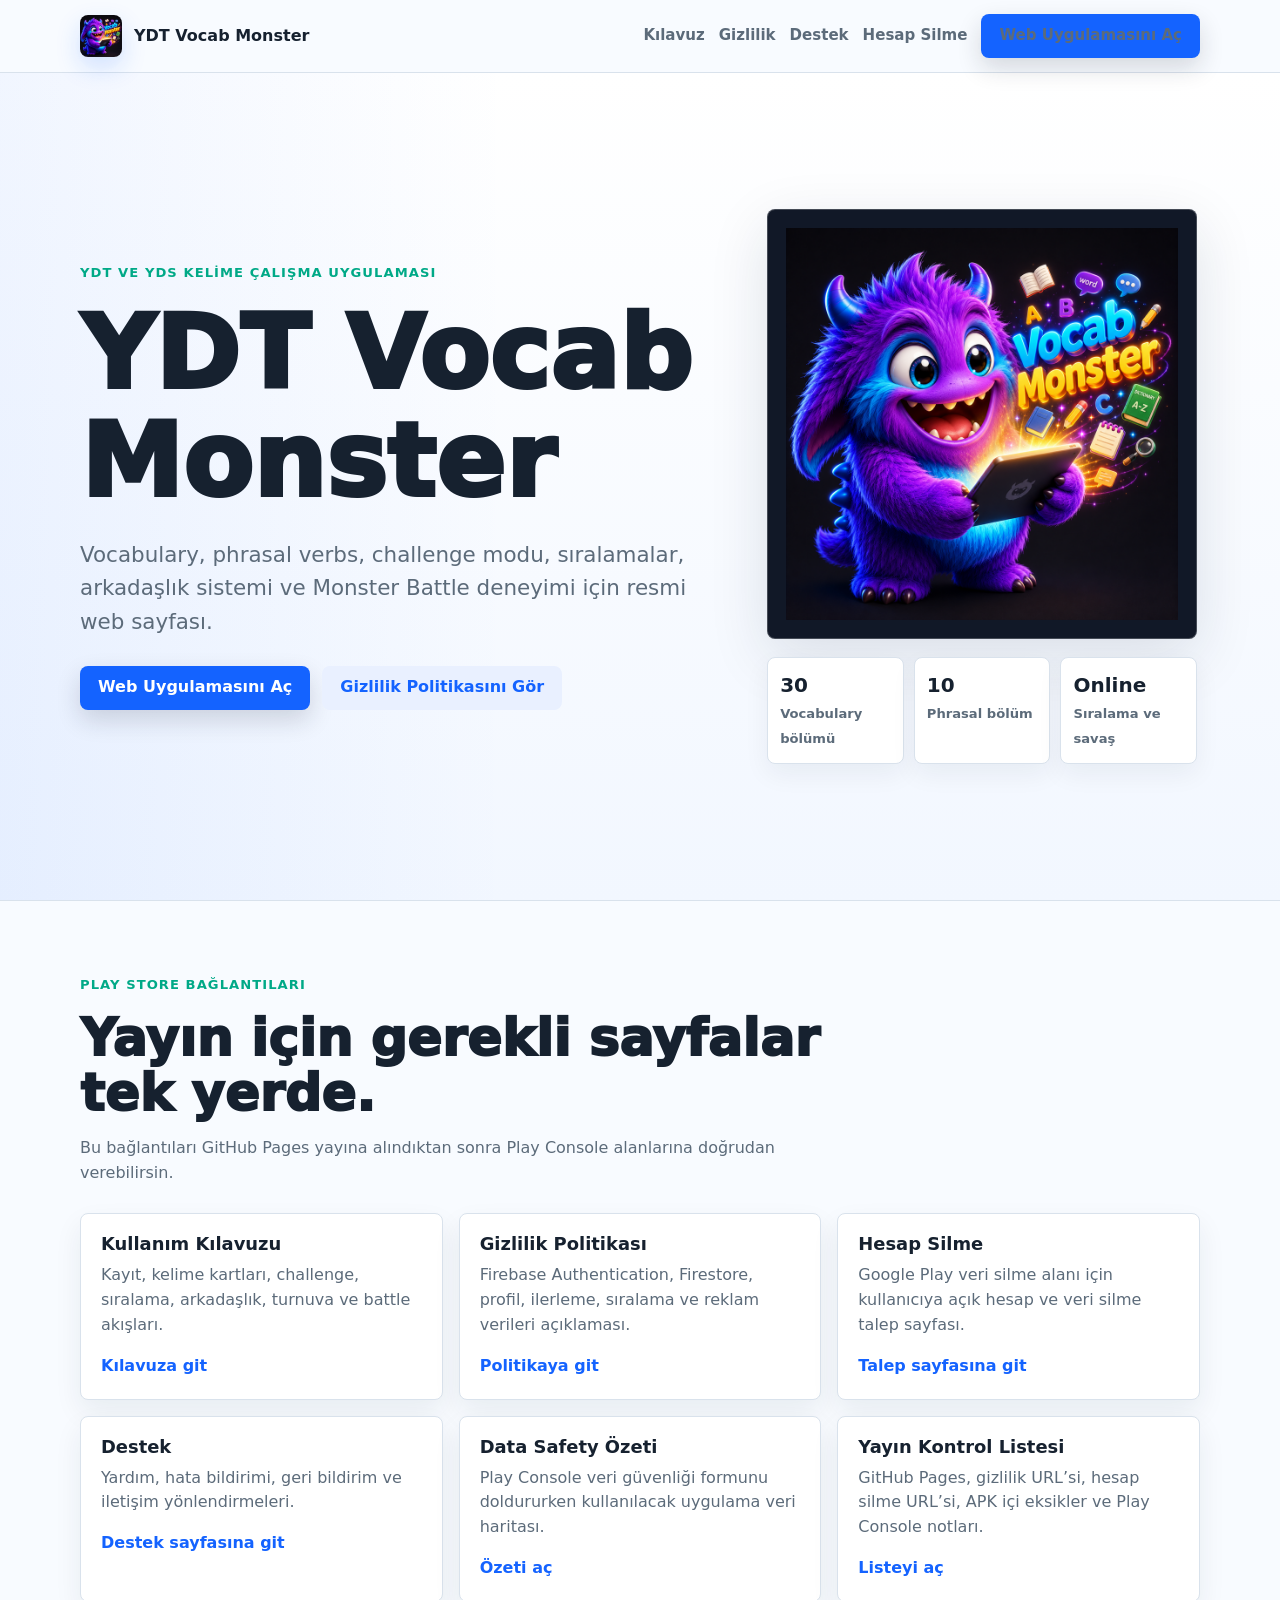
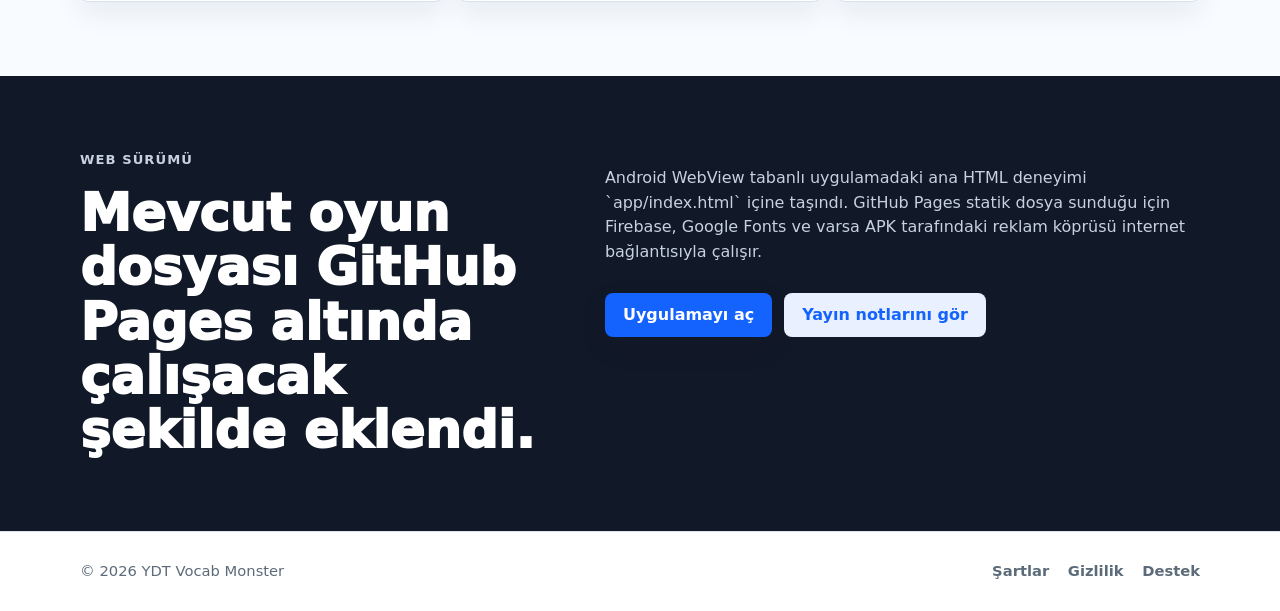
<file: index.html>
<!doctype html>
<html lang="tr">
<head>
  <meta charset="utf-8">
  <meta name="viewport" content="width=device-width, initial-scale=1">
  <title>YDT Vocab Monster</title>
  <meta name="description" content="YDT Vocab Monster web uygulaması, kullanım kılavuzu, gizlilik politikası, destek ve hesap silme bağlantıları.">
  <link rel="icon" href="assets/vocab_monster_icon_512.png">
  <link rel="stylesheet" href="style.css">
</head>
<body>
  <header class="topbar">
    <nav class="nav" aria-label="Ana menü">
      <a class="brand" href="index.html">
        <img src="assets/vocab_monster_icon_512.png" alt="YDT Vocab Monster logosu">
        <span>YDT Vocab Monster</span>
      </a>
      <div class="links">
        <a href="user-guide.html">Kılavuz</a>
        <a href="privacy-policy.html">Gizlilik</a>
        <a href="support.html">Destek</a>
        <a href="account-deletion.html">Hesap Silme</a>
        <a class="button alt" href="app/index.html">Web Uygulamasını Aç</a>
      </div>
    </nav>
  </header>

  <main>
    <section class="hero">
      <div class="hero-inner">
        <div>
          <p class="eyebrow">YDT ve YDS kelime çalışma uygulaması</p>
          <h1>YDT Vocab Monster</h1>
          <p class="lead">Vocabulary, phrasal verbs, challenge modu, sıralamalar, arkadaşlık sistemi ve Monster Battle deneyimi için resmi web sayfası.</p>
          <div class="actions">
            <a class="button alt" href="app/index.html">Web Uygulamasını Aç</a>
            <a class="button soft" href="privacy-policy.html">Gizlilik Politikasını Gör</a>
          </div>
        </div>
        <div class="hero-art" aria-label="Uygulama görseli">
          <div class="monster-frame">
            <img src="assets/intro_monster.png" alt="YDT Vocab Monster açılış görseli">
          </div>
          <div class="quick-stats">
            <div class="stat"><b>30</b><span>Vocabulary bölümü</span></div>
            <div class="stat"><b>10</b><span>Phrasal bölüm</span></div>
            <div class="stat"><b>Online</b><span>Sıralama ve savaş</span></div>
          </div>
        </div>
      </div>
    </section>

    <section class="section">
      <div class="container">
        <div class="section-head">
          <p class="eyebrow">Play Store bağlantıları</p>
          <h2>Yayın için gerekli sayfalar tek yerde.</h2>
          <p>Bu bağlantıları GitHub Pages yayına alındıktan sonra Play Console alanlarına doğrudan verebilirsin.</p>
        </div>
        <div class="grid">
          <article class="card">
            <h3>Kullanım Kılavuzu</h3>
            <p>Kayıt, kelime kartları, challenge, sıralama, arkadaşlık, turnuva ve battle akışları.</p>
            <a class="card-link" href="user-guide.html">Kılavuza git</a>
          </article>
          <article class="card">
            <h3>Gizlilik Politikası</h3>
            <p>Firebase Authentication, Firestore, profil, ilerleme, sıralama ve reklam verileri açıklaması.</p>
            <a class="card-link" href="privacy-policy.html">Politikaya git</a>
          </article>
          <article class="card">
            <h3>Hesap Silme</h3>
            <p>Google Play veri silme alanı için kullanıcıya açık hesap ve veri silme talep sayfası.</p>
            <a class="card-link" href="account-deletion.html">Talep sayfasına git</a>
          </article>
          <article class="card">
            <h3>Destek</h3>
            <p>Yardım, hata bildirimi, geri bildirim ve iletişim yönlendirmeleri.</p>
            <a class="card-link" href="support.html">Destek sayfasına git</a>
          </article>
          <article class="card">
            <h3>Data Safety Özeti</h3>
            <p>Play Console veri güvenliği formunu doldururken kullanılacak uygulama veri haritası.</p>
            <a class="card-link" href="data-safety.html">Özeti aç</a>
          </article>
          <article class="card">
            <h3>Yayın Kontrol Listesi</h3>
            <p>GitHub Pages, gizlilik URL’si, hesap silme URL’si, APK içi eksikler ve Play Console notları.</p>
            <a class="card-link" href="play-store-checklist.html">Listeyi aç</a>
          </article>
        </div>
      </div>
    </section>

    <section class="section alt-band">
      <div class="container split">
        <div>
          <p class="eyebrow">Web sürümü</p>
          <h2>Mevcut oyun dosyası GitHub Pages altında çalışacak şekilde eklendi.</h2>
        </div>
        <div>
          <p>Android WebView tabanlı uygulamadaki ana HTML deneyimi `app/index.html` içine taşındı. GitHub Pages statik dosya sunduğu için Firebase, Google Fonts ve varsa APK tarafındaki reklam köprüsü internet bağlantısıyla çalışır.</p>
          <div class="actions">
            <a class="button alt" href="app/index.html">Uygulamayı aç</a>
            <a class="button soft" href="play-store-checklist.html">Yayın notlarını gör</a>
          </div>
        </div>
      </div>
    </section>
  </main>

  <footer class="footer">
    <div class="footer-inner">
      <span>© 2026 YDT Vocab Monster</span>
      <span>
        <a href="terms.html">Şartlar</a>
        <a href="privacy-policy.html">Gizlilik</a>
        <a href="support.html">Destek</a>
      </span>
    </div>
  </footer>
</body>
</html>
</file>
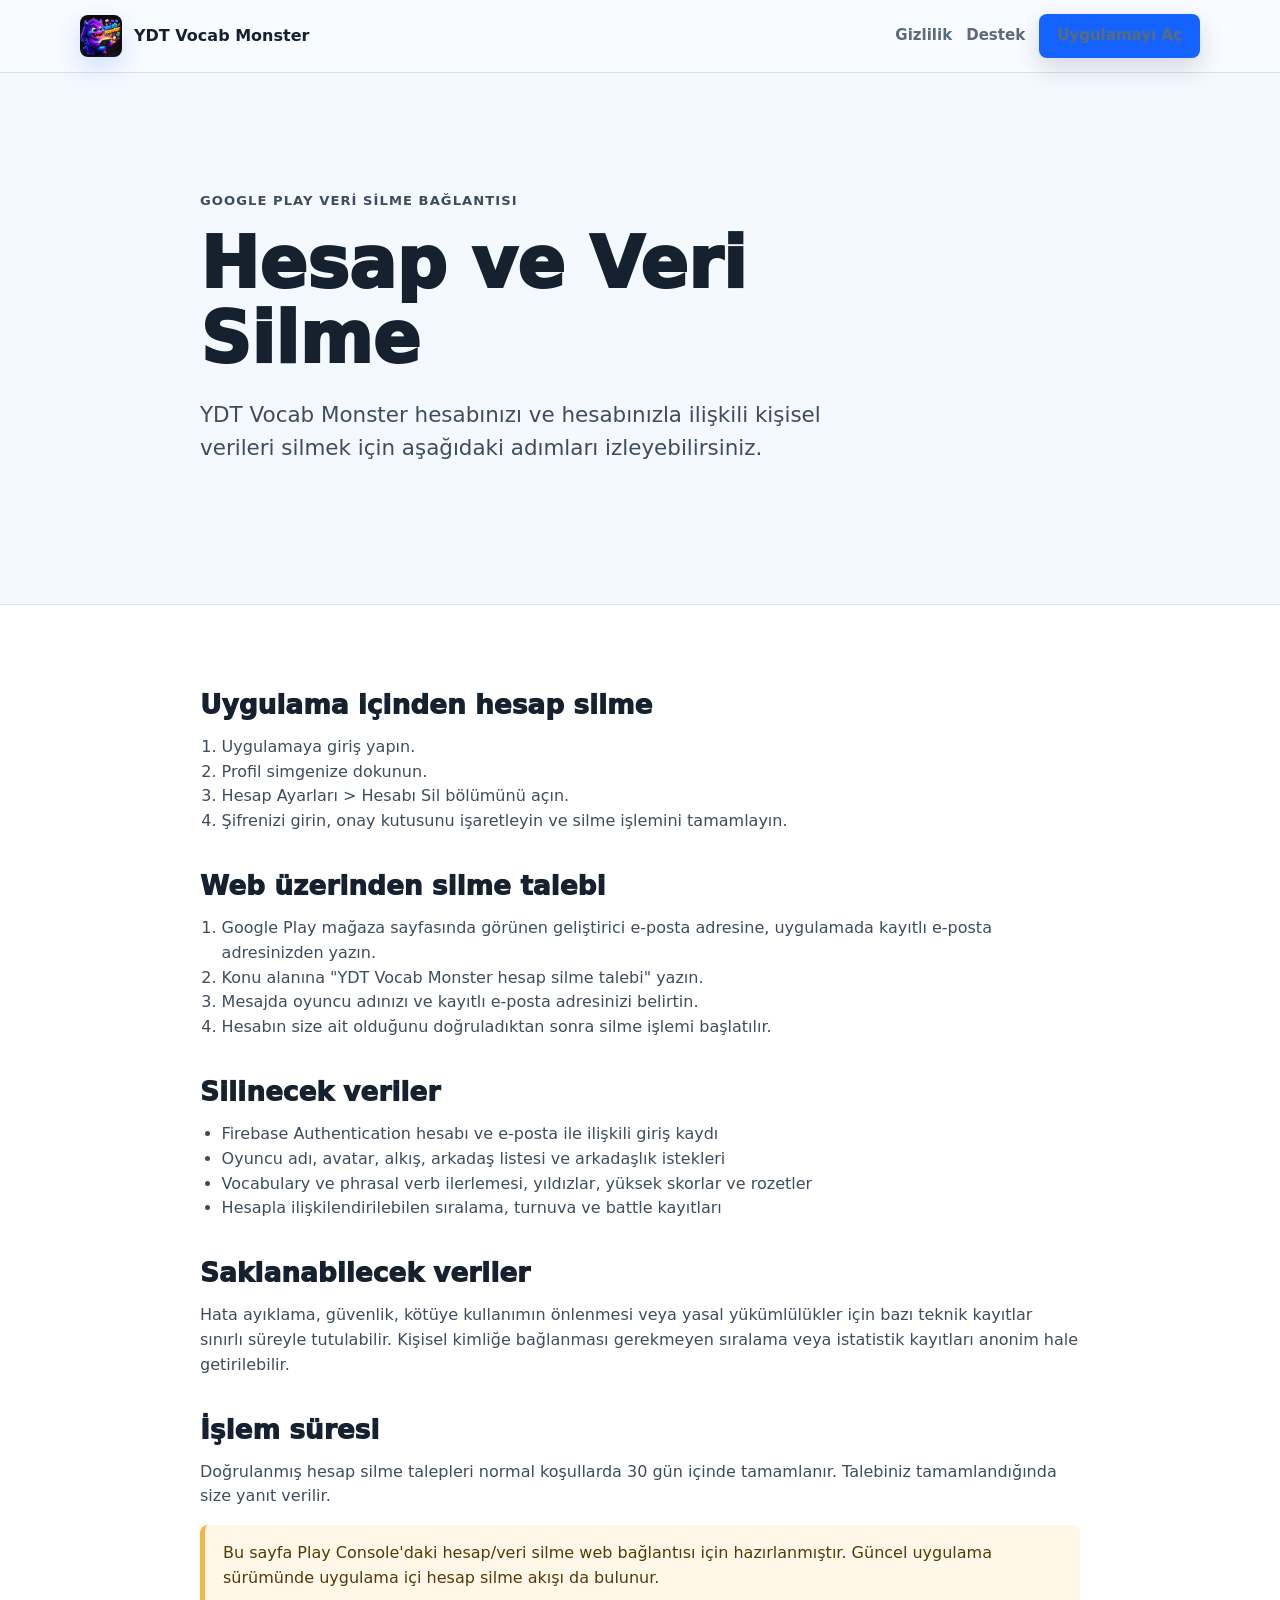
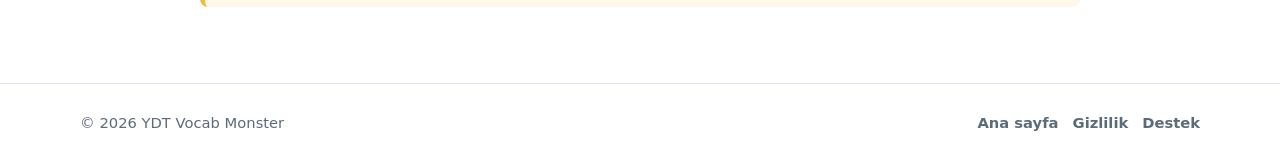
<file: account-deletion.html>
<!doctype html>
<html lang="tr">
<head>
  <meta charset="utf-8">
  <meta name="viewport" content="width=device-width, initial-scale=1">
  <title>Hesap ve Veri Silme | YDT Vocab Monster</title>
  <meta name="description" content="YDT Vocab Monster hesap ve veri silme talebi.">
  <link rel="icon" href="assets/vocab_monster_icon_512.png">
  <link rel="stylesheet" href="style.css">
</head>
<body class="legal-page">
  <header class="topbar">
    <nav class="nav" aria-label="Ana menu">
      <a class="brand" href="index.html"><img src="assets/vocab_monster_icon_512.png" alt="YDT Vocab Monster logosu"><span>YDT Vocab Monster</span></a>
      <div class="links">
        <a href="privacy-policy.html">Gizlilik</a>
        <a href="support.html">Destek</a>
        <a class="button alt" href="app/index.html">Uygulamay&#305; A&#231;</a>
      </div>
    </nav>
  </header>

  <main>
    <section class="legal-hero">
      <div class="doc">
        <p class="eyebrow">Google Play veri silme ba&#287;lant&#305;s&#305;</p>
        <h1>Hesap ve Veri Silme</h1>
        <p class="lead">YDT Vocab Monster hesab&#305;n&#305;z&#305; ve hesab&#305;n&#305;zla ili&#351;kili ki&#351;isel verileri silmek i&#231;in a&#351;a&#287;&#305;daki ad&#305;mlar&#305; izleyebilirsiniz.</p>
      </div>
    </section>

    <article class="doc">
      <h2>Uygulama i&#231;inden hesap silme</h2>
      <ol>
        <li>Uygulamaya giri&#351; yap&#305;n.</li>
        <li>Profil simgenize dokunun.</li>
        <li>Hesap Ayarlar&#305; &gt; Hesab&#305; Sil b&#246;l&#252;m&#252;n&#252; a&#231;&#305;n.</li>
        <li>&#350;ifrenizi girin, onay kutusunu i&#351;aretleyin ve silme i&#351;lemini tamamlay&#305;n.</li>
      </ol>

      <h2>Web &#252;zerinden silme talebi</h2>
      <ol>
        <li>Google Play ma&#287;aza sayfas&#305;nda g&#246;r&#252;nen geli&#351;tirici e-posta adresine, uygulamada kay&#305;tl&#305; e-posta adresinizden yaz&#305;n.</li>
        <li>Konu alan&#305;na "YDT Vocab Monster hesap silme talebi" yaz&#305;n.</li>
        <li>Mesajda oyuncu ad&#305;n&#305;z&#305; ve kay&#305;tl&#305; e-posta adresinizi belirtin.</li>
        <li>Hesab&#305;n size ait oldu&#287;unu do&#287;rulad&#305;ktan sonra silme i&#351;lemi ba&#351;lat&#305;l&#305;r.</li>
      </ol>

      <h2>Silinecek veriler</h2>
      <ul>
        <li>Firebase Authentication hesab&#305; ve e-posta ile ili&#351;kili giri&#351; kayd&#305;</li>
        <li>Oyuncu ad&#305;, avatar, alk&#305;&#351;, arkada&#351; listesi ve arkada&#351;l&#305;k istekleri</li>
        <li>Vocabulary ve phrasal verb ilerlemesi, y&#305;ld&#305;zlar, y&#252;ksek skorlar ve rozetler</li>
        <li>Hesapla ili&#351;kilendirilebilen s&#305;ralama, turnuva ve battle kay&#305;tlar&#305;</li>
      </ul>

      <h2>Saklanabilecek veriler</h2>
      <p>Hata ay&#305;klama, g&#252;venlik, k&#246;t&#252;ye kullan&#305;m&#305;n &#246;nlenmesi veya yasal y&#252;k&#252;ml&#252;l&#252;kler i&#231;in baz&#305; teknik kay&#305;tlar s&#305;n&#305;rl&#305; s&#252;reyle tutulabilir. Ki&#351;isel kimli&#287;e ba&#287;lanmas&#305; gerekmeyen s&#305;ralama veya istatistik kay&#305;tlar&#305; anonim hale getirilebilir.</p>

      <h2>&#304;&#351;lem s&#252;resi</h2>
      <p>Do&#287;rulanm&#305;&#351; hesap silme talepleri normal ko&#351;ullarda 30 g&#252;n i&#231;inde tamamlan&#305;r. Talebiniz tamamland&#305;&#287;&#305;nda size yan&#305;t verilir.</p>

      <div class="notice">
        Bu sayfa Play Console'daki hesap/veri silme web ba&#287;lant&#305;s&#305; i&#231;in haz&#305;rlanm&#305;&#351;t&#305;r. G&#252;ncel uygulama s&#252;r&#252;m&#252;nde uygulama i&#231;i hesap silme ak&#305;&#351;&#305; da bulunur.
      </div>
    </article>
  </main>

  <footer class="footer">
    <div class="footer-inner">
      <span>&copy; 2026 YDT Vocab Monster</span>
      <span><a href="index.html">Ana sayfa</a><a href="privacy-policy.html">Gizlilik</a><a href="support.html">Destek</a></span>
    </div>
  </footer>
</body>
</html>
</file>
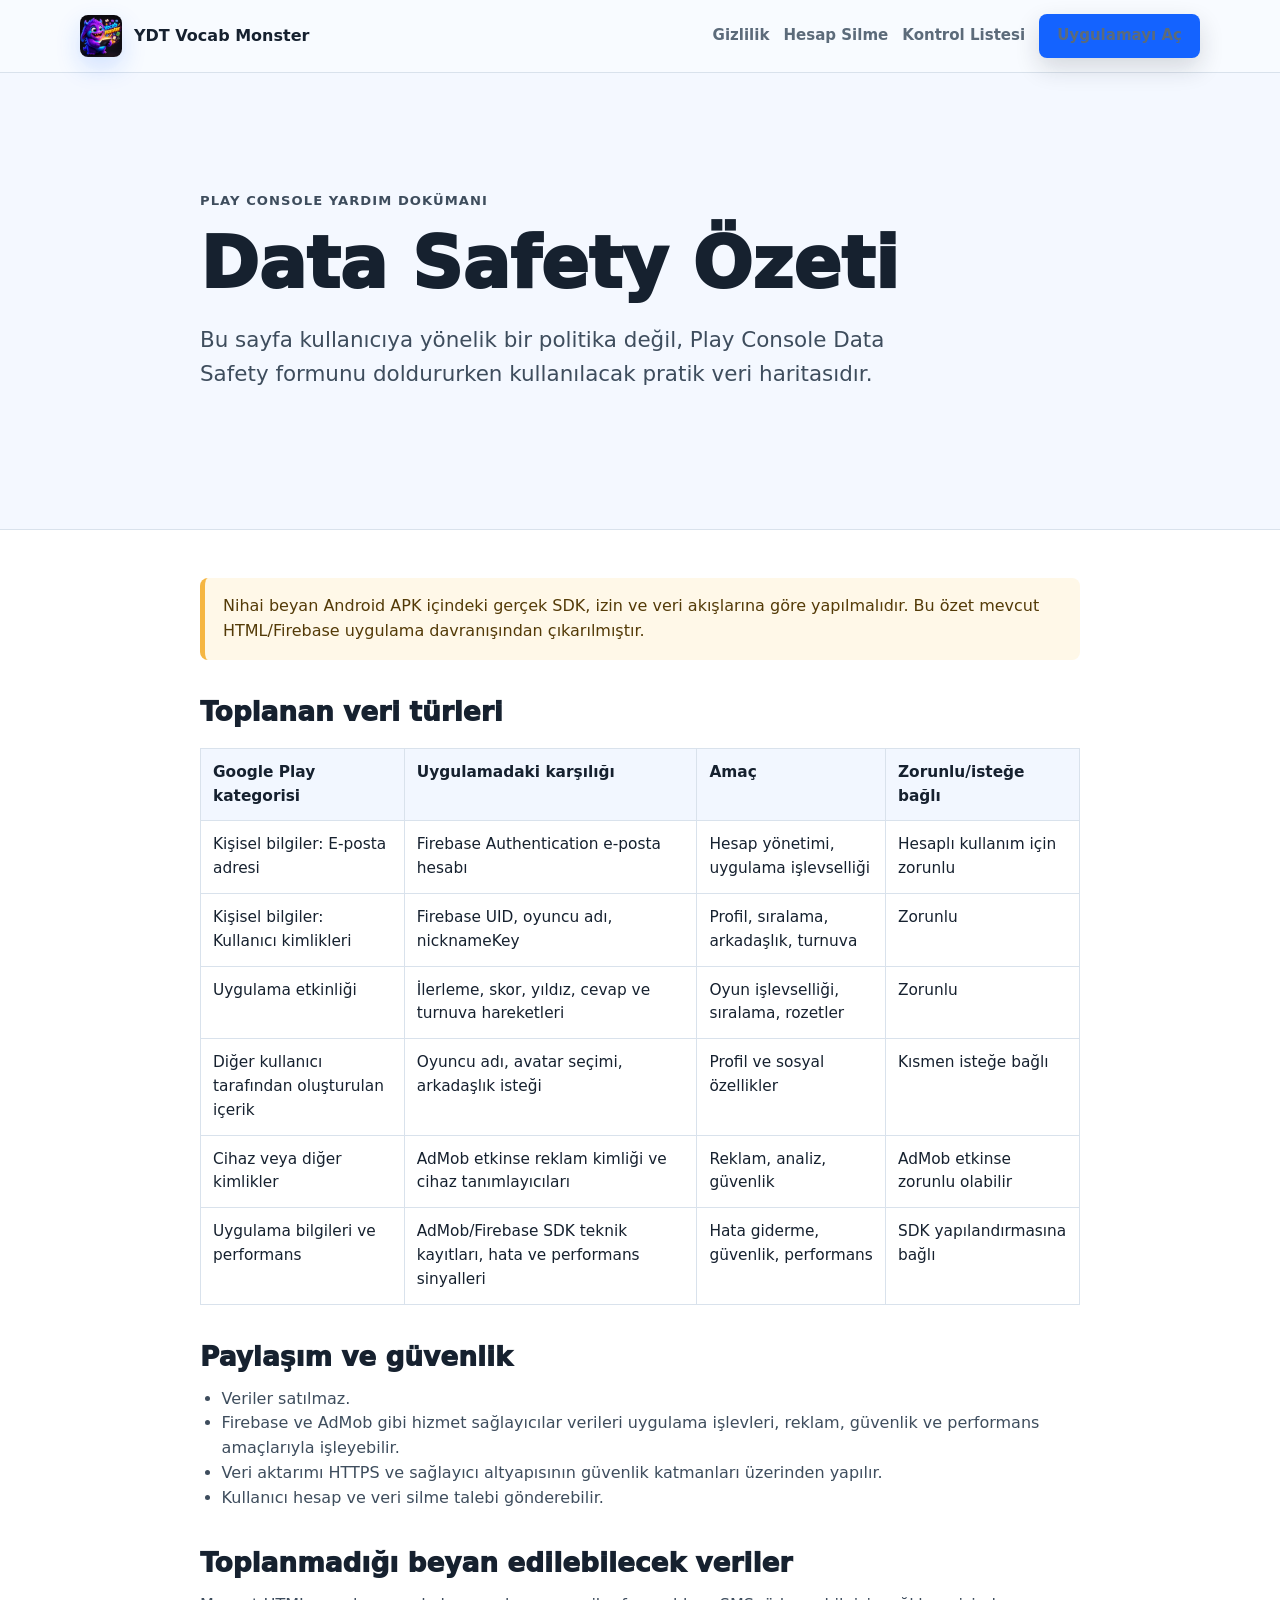
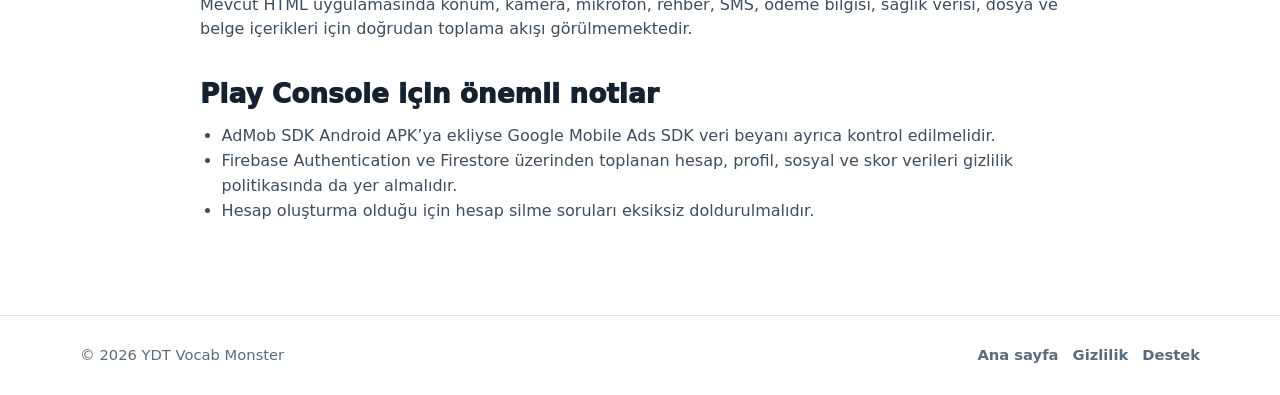
<file: data-safety.html>
<!doctype html>
<html lang="tr">
<head>
  <meta charset="utf-8">
  <meta name="viewport" content="width=device-width, initial-scale=1">
  <title>Data Safety Özeti | YDT Vocab Monster</title>
  <meta name="description" content="YDT Vocab Monster Google Play Data Safety özeti.">
  <link rel="icon" href="assets/vocab_monster_icon_512.png">
  <link rel="stylesheet" href="style.css">
</head>
<body class="legal-page">
  <header class="topbar">
    <nav class="nav" aria-label="Ana menü">
      <a class="brand" href="index.html"><img src="assets/vocab_monster_icon_512.png" alt="YDT Vocab Monster logosu"><span>YDT Vocab Monster</span></a>
      <div class="links">
        <a href="privacy-policy.html">Gizlilik</a>
        <a href="account-deletion.html">Hesap Silme</a>
        <a href="play-store-checklist.html">Kontrol Listesi</a>
        <a class="button alt" href="app/index.html">Uygulamayı Aç</a>
      </div>
    </nav>
  </header>

  <main>
    <section class="legal-hero">
      <div class="doc">
        <p class="eyebrow">Play Console yardım dokümanı</p>
        <h1>Data Safety Özeti</h1>
        <p class="lead">Bu sayfa kullanıcıya yönelik bir politika değil, Play Console Data Safety formunu doldururken kullanılacak pratik veri haritasıdır.</p>
      </div>
    </section>

    <article class="doc">
      <div class="notice">
        Nihai beyan Android APK içindeki gerçek SDK, izin ve veri akışlarına göre yapılmalıdır. Bu özet mevcut HTML/Firebase uygulama davranışından çıkarılmıştır.
      </div>

      <h2>Toplanan veri türleri</h2>
      <table>
        <thead>
          <tr>
            <th>Google Play kategorisi</th>
            <th>Uygulamadaki karşılığı</th>
            <th>Amaç</th>
            <th>Zorunlu/isteğe bağlı</th>
          </tr>
        </thead>
        <tbody>
          <tr>
            <td>Kişisel bilgiler: E-posta adresi</td>
            <td>Firebase Authentication e-posta hesabı</td>
            <td>Hesap yönetimi, uygulama işlevselliği</td>
            <td>Hesaplı kullanım için zorunlu</td>
          </tr>
          <tr>
            <td>Kişisel bilgiler: Kullanıcı kimlikleri</td>
            <td>Firebase UID, oyuncu adı, nicknameKey</td>
            <td>Profil, sıralama, arkadaşlık, turnuva</td>
            <td>Zorunlu</td>
          </tr>
          <tr>
            <td>Uygulama etkinliği</td>
            <td>İlerleme, skor, yıldız, cevap ve turnuva hareketleri</td>
            <td>Oyun işlevselliği, sıralama, rozetler</td>
            <td>Zorunlu</td>
          </tr>
          <tr>
            <td>Diğer kullanıcı tarafından oluşturulan içerik</td>
            <td>Oyuncu adı, avatar seçimi, arkadaşlık isteği</td>
            <td>Profil ve sosyal özellikler</td>
            <td>Kısmen isteğe bağlı</td>
          </tr>
          <tr>
            <td>Cihaz veya diğer kimlikler</td>
            <td>AdMob etkinse reklam kimliği ve cihaz tanımlayıcıları</td>
            <td>Reklam, analiz, güvenlik</td>
            <td>AdMob etkinse zorunlu olabilir</td>
          </tr>
          <tr>
            <td>Uygulama bilgileri ve performans</td>
            <td>AdMob/Firebase SDK teknik kayıtları, hata ve performans sinyalleri</td>
            <td>Hata giderme, güvenlik, performans</td>
            <td>SDK yapılandırmasına bağlı</td>
          </tr>
        </tbody>
      </table>

      <h2>Paylaşım ve güvenlik</h2>
      <ul>
        <li>Veriler satılmaz.</li>
        <li>Firebase ve AdMob gibi hizmet sağlayıcılar verileri uygulama işlevleri, reklam, güvenlik ve performans amaçlarıyla işleyebilir.</li>
        <li>Veri aktarımı HTTPS ve sağlayıcı altyapısının güvenlik katmanları üzerinden yapılır.</li>
        <li>Kullanıcı hesap ve veri silme talebi gönderebilir.</li>
      </ul>

      <h2>Toplanmadığı beyan edilebilecek veriler</h2>
      <p>Mevcut HTML uygulamasında konum, kamera, mikrofon, rehber, SMS, ödeme bilgisi, sağlık verisi, dosya ve belge içerikleri için doğrudan toplama akışı görülmemektedir.</p>

      <h2>Play Console için önemli notlar</h2>
      <ul>
        <li>AdMob SDK Android APK’ya ekliyse Google Mobile Ads SDK veri beyanı ayrıca kontrol edilmelidir.</li>
        <li>Firebase Authentication ve Firestore üzerinden toplanan hesap, profil, sosyal ve skor verileri gizlilik politikasında da yer almalıdır.</li>
        <li>Hesap oluşturma olduğu için hesap silme soruları eksiksiz doldurulmalıdır.</li>
      </ul>
    </article>
  </main>

  <footer class="footer">
    <div class="footer-inner">
      <span>© 2026 YDT Vocab Monster</span>
      <span><a href="index.html">Ana sayfa</a><a href="privacy-policy.html">Gizlilik</a><a href="support.html">Destek</a></span>
    </div>
  </footer>
</body>
</html>
</file>
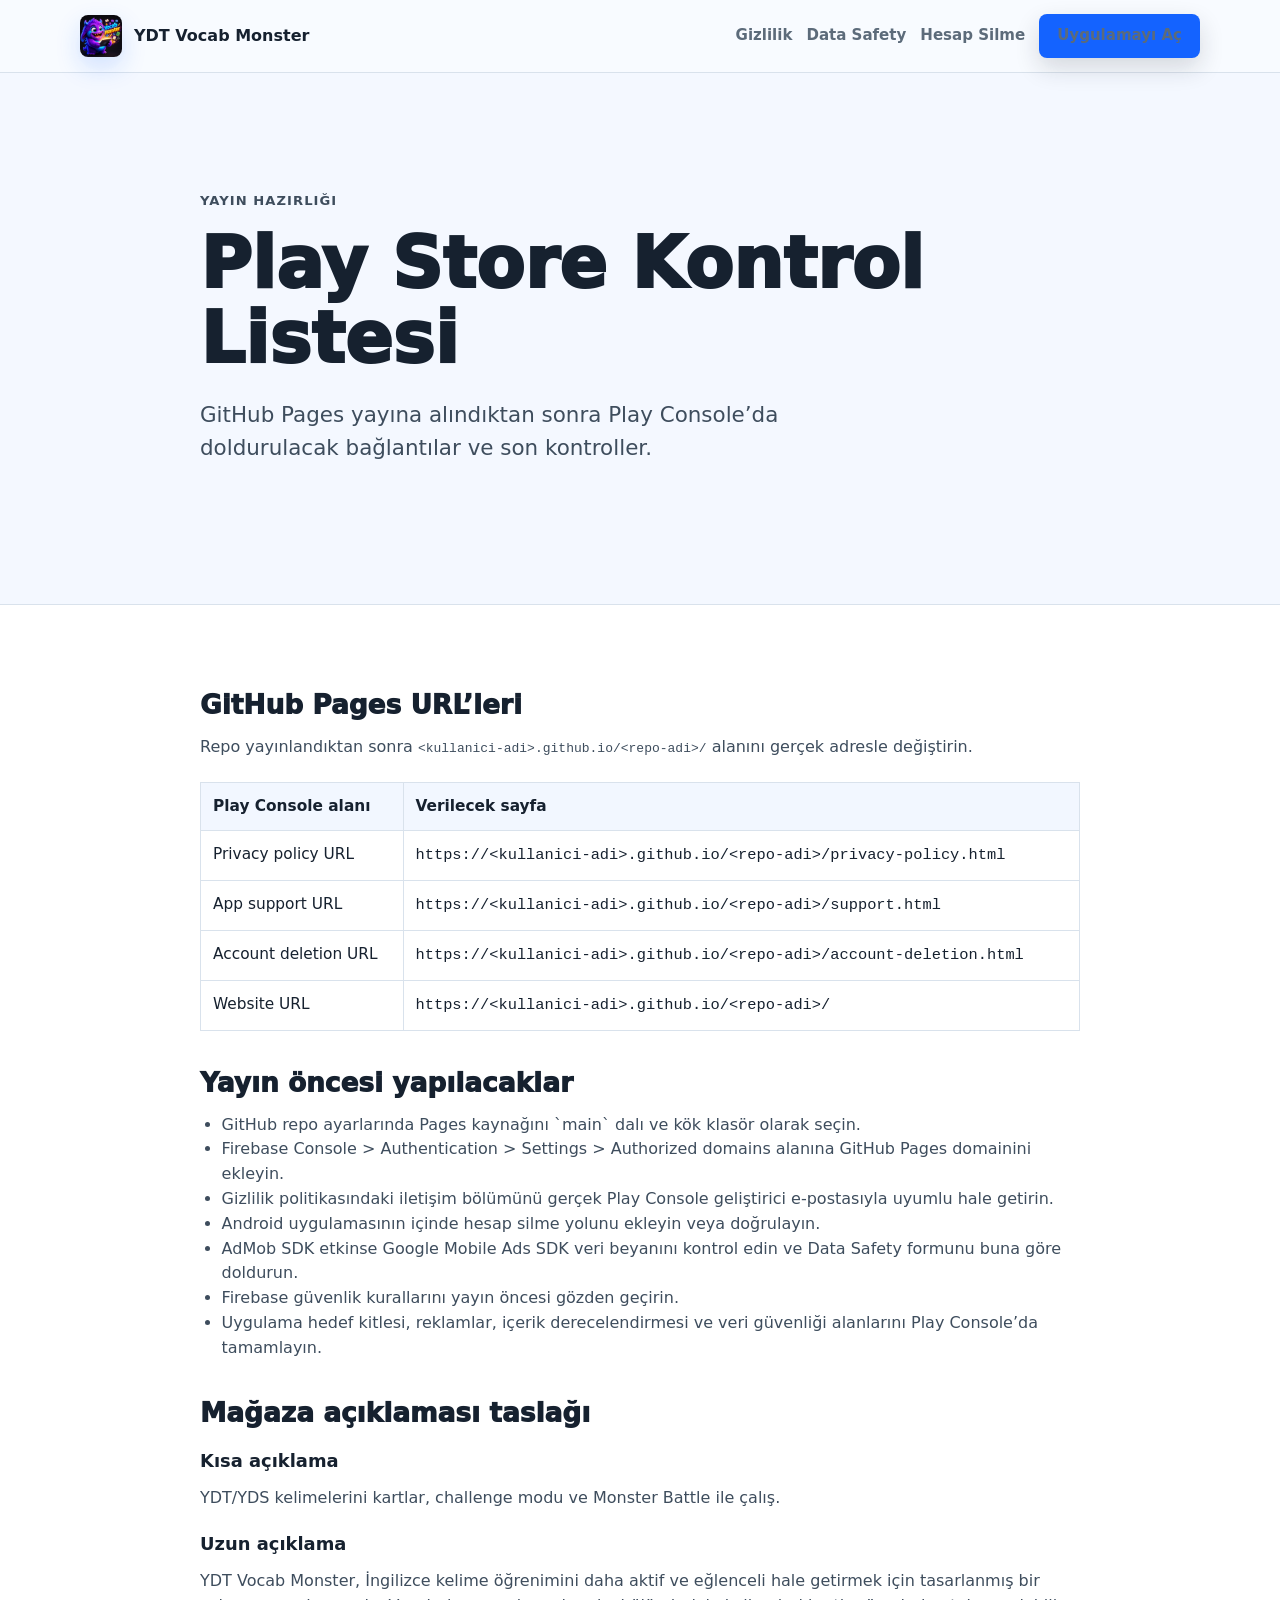
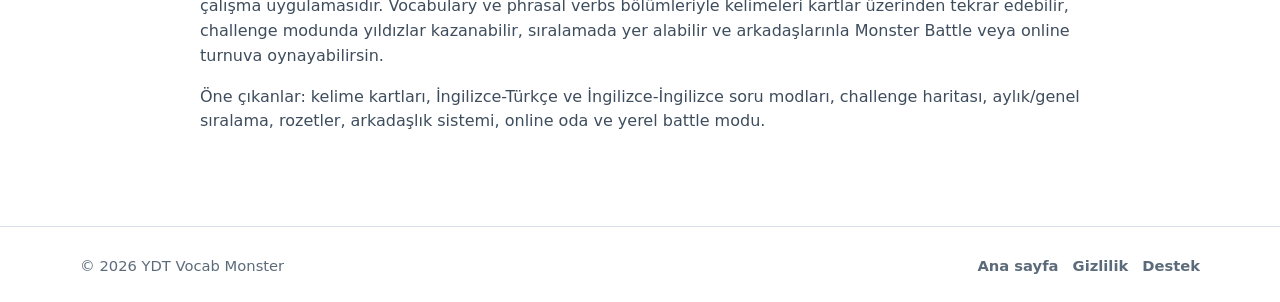
<file: play-store-checklist.html>
<!doctype html>
<html lang="tr">
<head>
  <meta charset="utf-8">
  <meta name="viewport" content="width=device-width, initial-scale=1">
  <title>Play Store Kontrol Listesi | YDT Vocab Monster</title>
  <meta name="description" content="YDT Vocab Monster Play Store yayın kontrol listesi.">
  <link rel="icon" href="assets/vocab_monster_icon_512.png">
  <link rel="stylesheet" href="style.css">
</head>
<body class="legal-page">
  <header class="topbar">
    <nav class="nav" aria-label="Ana menü">
      <a class="brand" href="index.html"><img src="assets/vocab_monster_icon_512.png" alt="YDT Vocab Monster logosu"><span>YDT Vocab Monster</span></a>
      <div class="links">
        <a href="privacy-policy.html">Gizlilik</a>
        <a href="data-safety.html">Data Safety</a>
        <a href="account-deletion.html">Hesap Silme</a>
        <a class="button alt" href="app/index.html">Uygulamayı Aç</a>
      </div>
    </nav>
  </header>

  <main>
    <section class="legal-hero">
      <div class="doc">
        <p class="eyebrow">Yayın hazırlığı</p>
        <h1>Play Store Kontrol Listesi</h1>
        <p class="lead">GitHub Pages yayına alındıktan sonra Play Console’da doldurulacak bağlantılar ve son kontroller.</p>
      </div>
    </section>

    <article class="doc">
      <h2>GitHub Pages URL’leri</h2>
      <p>Repo yayınlandıktan sonra <code>&lt;kullanici-adi&gt;.github.io/&lt;repo-adi&gt;/</code> alanını gerçek adresle değiştirin.</p>
      <table>
        <thead>
          <tr>
            <th>Play Console alanı</th>
            <th>Verilecek sayfa</th>
          </tr>
        </thead>
        <tbody>
          <tr>
            <td>Privacy policy URL</td>
            <td><code>https://&lt;kullanici-adi&gt;.github.io/&lt;repo-adi&gt;/privacy-policy.html</code></td>
          </tr>
          <tr>
            <td>App support URL</td>
            <td><code>https://&lt;kullanici-adi&gt;.github.io/&lt;repo-adi&gt;/support.html</code></td>
          </tr>
          <tr>
            <td>Account deletion URL</td>
            <td><code>https://&lt;kullanici-adi&gt;.github.io/&lt;repo-adi&gt;/account-deletion.html</code></td>
          </tr>
          <tr>
            <td>Website URL</td>
            <td><code>https://&lt;kullanici-adi&gt;.github.io/&lt;repo-adi&gt;/</code></td>
          </tr>
        </tbody>
      </table>

      <h2>Yayın öncesi yapılacaklar</h2>
      <ul>
        <li>GitHub repo ayarlarında Pages kaynağını `main` dalı ve kök klasör olarak seçin.</li>
        <li>Firebase Console > Authentication > Settings > Authorized domains alanına GitHub Pages domainini ekleyin.</li>
        <li>Gizlilik politikasındaki iletişim bölümünü gerçek Play Console geliştirici e-postasıyla uyumlu hale getirin.</li>
        <li>Android uygulamasının içinde hesap silme yolunu ekleyin veya doğrulayın.</li>
        <li>AdMob SDK etkinse Google Mobile Ads SDK veri beyanını kontrol edin ve Data Safety formunu buna göre doldurun.</li>
        <li>Firebase güvenlik kurallarını yayın öncesi gözden geçirin.</li>
        <li>Uygulama hedef kitlesi, reklamlar, içerik derecelendirmesi ve veri güvenliği alanlarını Play Console’da tamamlayın.</li>
      </ul>

      <h2>Mağaza açıklaması taslağı</h2>
      <h3>Kısa açıklama</h3>
      <p>YDT/YDS kelimelerini kartlar, challenge modu ve Monster Battle ile çalış.</p>

      <h3>Uzun açıklama</h3>
      <p>YDT Vocab Monster, İngilizce kelime öğrenimini daha aktif ve eğlenceli hale getirmek için tasarlanmış bir çalışma uygulamasıdır. Vocabulary ve phrasal verbs bölümleriyle kelimeleri kartlar üzerinden tekrar edebilir, challenge modunda yıldızlar kazanabilir, sıralamada yer alabilir ve arkadaşlarınla Monster Battle veya online turnuva oynayabilirsin.</p>
      <p>Öne çıkanlar: kelime kartları, İngilizce-Türkçe ve İngilizce-İngilizce soru modları, challenge haritası, aylık/genel sıralama, rozetler, arkadaşlık sistemi, online oda ve yerel battle modu.</p>
    </article>
  </main>

  <footer class="footer">
    <div class="footer-inner">
      <span>© 2026 YDT Vocab Monster</span>
      <span><a href="index.html">Ana sayfa</a><a href="privacy-policy.html">Gizlilik</a><a href="support.html">Destek</a></span>
    </div>
  </footer>
</body>
</html>
</file>
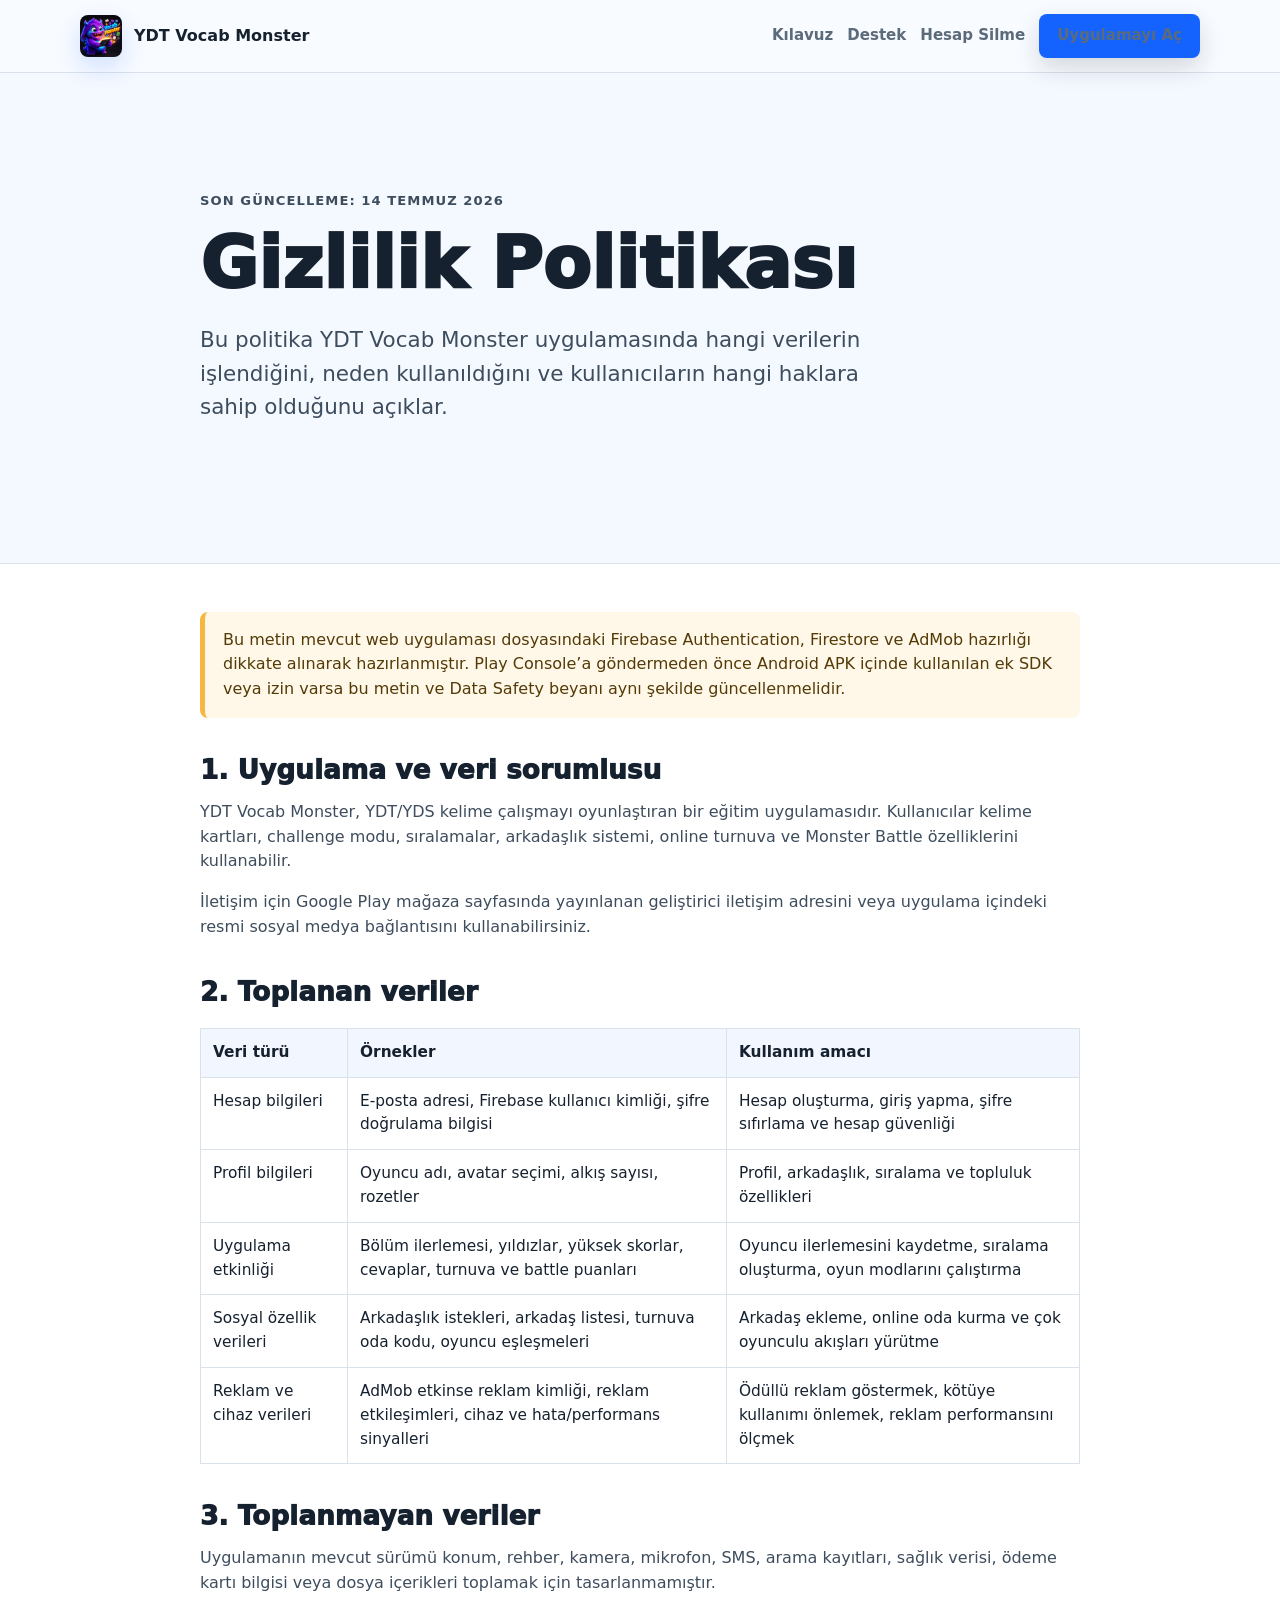
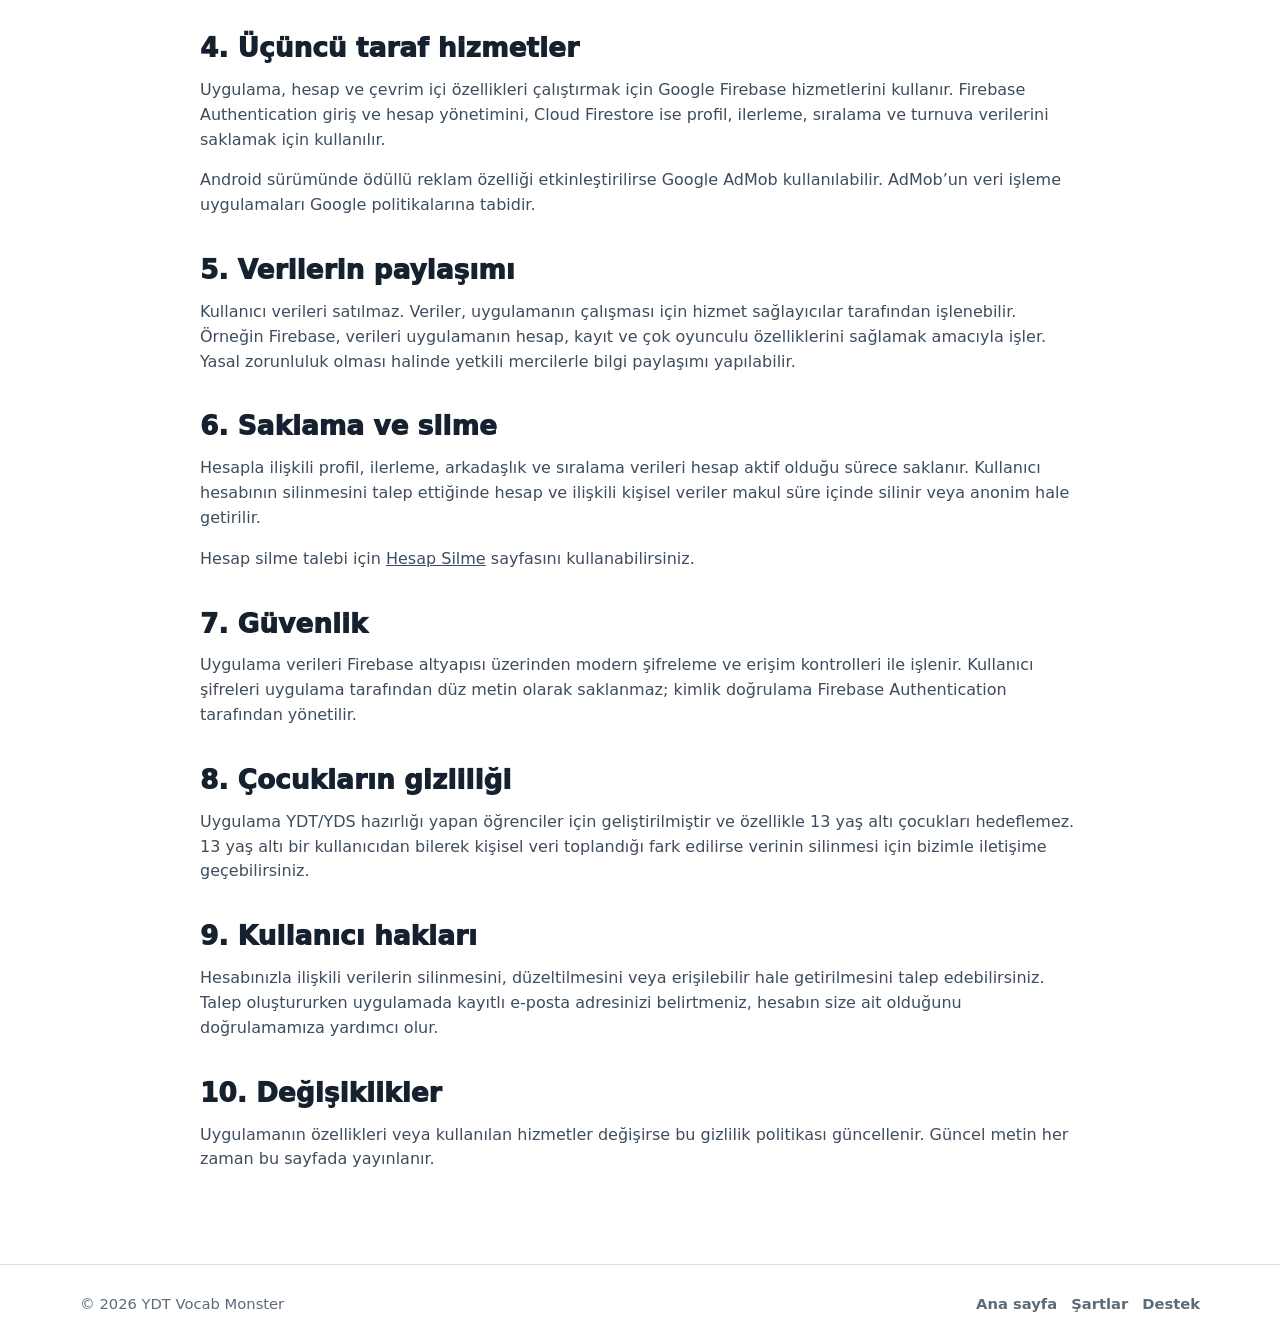
<file: privacy-policy.html>
<!doctype html>
<html lang="tr">
<head>
  <meta charset="utf-8">
  <meta name="viewport" content="width=device-width, initial-scale=1">
  <title>Gizlilik Politikası | YDT Vocab Monster</title>
  <meta name="description" content="YDT Vocab Monster gizlilik politikası.">
  <link rel="icon" href="assets/vocab_monster_icon_512.png">
  <link rel="stylesheet" href="style.css">
</head>
<body class="legal-page">
  <header class="topbar">
    <nav class="nav" aria-label="Ana menü">
      <a class="brand" href="index.html"><img src="assets/vocab_monster_icon_512.png" alt="YDT Vocab Monster logosu"><span>YDT Vocab Monster</span></a>
      <div class="links">
        <a href="user-guide.html">Kılavuz</a>
        <a href="support.html">Destek</a>
        <a href="account-deletion.html">Hesap Silme</a>
        <a class="button alt" href="app/index.html">Uygulamayı Aç</a>
      </div>
    </nav>
  </header>

  <main>
    <section class="legal-hero">
      <div class="doc">
        <p class="eyebrow">Son güncelleme: 14 Temmuz 2026</p>
        <h1>Gizlilik Politikası</h1>
        <p class="lead">Bu politika YDT Vocab Monster uygulamasında hangi verilerin işlendiğini, neden kullanıldığını ve kullanıcıların hangi haklara sahip olduğunu açıklar.</p>
      </div>
    </section>

    <article class="doc">
      <div class="notice">
        Bu metin mevcut web uygulaması dosyasındaki Firebase Authentication, Firestore ve AdMob hazırlığı dikkate alınarak hazırlanmıştır. Play Console’a göndermeden önce Android APK içinde kullanılan ek SDK veya izin varsa bu metin ve Data Safety beyanı aynı şekilde güncellenmelidir.
      </div>

      <h2>1. Uygulama ve veri sorumlusu</h2>
      <p>YDT Vocab Monster, YDT/YDS kelime çalışmayı oyunlaştıran bir eğitim uygulamasıdır. Kullanıcılar kelime kartları, challenge modu, sıralamalar, arkadaşlık sistemi, online turnuva ve Monster Battle özelliklerini kullanabilir.</p>
      <p>İletişim için Google Play mağaza sayfasında yayınlanan geliştirici iletişim adresini veya uygulama içindeki resmi sosyal medya bağlantısını kullanabilirsiniz.</p>

      <h2>2. Toplanan veriler</h2>
      <table>
        <thead>
          <tr>
            <th>Veri türü</th>
            <th>Örnekler</th>
            <th>Kullanım amacı</th>
          </tr>
        </thead>
        <tbody>
          <tr>
            <td>Hesap bilgileri</td>
            <td>E-posta adresi, Firebase kullanıcı kimliği, şifre doğrulama bilgisi</td>
            <td>Hesap oluşturma, giriş yapma, şifre sıfırlama ve hesap güvenliği</td>
          </tr>
          <tr>
            <td>Profil bilgileri</td>
            <td>Oyuncu adı, avatar seçimi, alkış sayısı, rozetler</td>
            <td>Profil, arkadaşlık, sıralama ve topluluk özellikleri</td>
          </tr>
          <tr>
            <td>Uygulama etkinliği</td>
            <td>Bölüm ilerlemesi, yıldızlar, yüksek skorlar, cevaplar, turnuva ve battle puanları</td>
            <td>Oyuncu ilerlemesini kaydetme, sıralama oluşturma, oyun modlarını çalıştırma</td>
          </tr>
          <tr>
            <td>Sosyal özellik verileri</td>
            <td>Arkadaşlık istekleri, arkadaş listesi, turnuva oda kodu, oyuncu eşleşmeleri</td>
            <td>Arkadaş ekleme, online oda kurma ve çok oyunculu akışları yürütme</td>
          </tr>
          <tr>
            <td>Reklam ve cihaz verileri</td>
            <td>AdMob etkinse reklam kimliği, reklam etkileşimleri, cihaz ve hata/performans sinyalleri</td>
            <td>Ödüllü reklam göstermek, kötüye kullanımı önlemek, reklam performansını ölçmek</td>
          </tr>
        </tbody>
      </table>

      <h2>3. Toplanmayan veriler</h2>
      <p>Uygulamanın mevcut sürümü konum, rehber, kamera, mikrofon, SMS, arama kayıtları, sağlık verisi, ödeme kartı bilgisi veya dosya içerikleri toplamak için tasarlanmamıştır.</p>

      <h2>4. Üçüncü taraf hizmetler</h2>
      <p>Uygulama, hesap ve çevrim içi özellikleri çalıştırmak için Google Firebase hizmetlerini kullanır. Firebase Authentication giriş ve hesap yönetimini, Cloud Firestore ise profil, ilerleme, sıralama ve turnuva verilerini saklamak için kullanılır.</p>
      <p>Android sürümünde ödüllü reklam özelliği etkinleştirilirse Google AdMob kullanılabilir. AdMob’un veri işleme uygulamaları Google politikalarına tabidir.</p>

      <h2>5. Verilerin paylaşımı</h2>
      <p>Kullanıcı verileri satılmaz. Veriler, uygulamanın çalışması için hizmet sağlayıcılar tarafından işlenebilir. Örneğin Firebase, verileri uygulamanın hesap, kayıt ve çok oyunculu özelliklerini sağlamak amacıyla işler. Yasal zorunluluk olması halinde yetkili mercilerle bilgi paylaşımı yapılabilir.</p>

      <h2>6. Saklama ve silme</h2>
      <p>Hesapla ilişkili profil, ilerleme, arkadaşlık ve sıralama verileri hesap aktif olduğu sürece saklanır. Kullanıcı hesabının silinmesini talep ettiğinde hesap ve ilişkili kişisel veriler makul süre içinde silinir veya anonim hale getirilir.</p>
      <p>Hesap silme talebi için <a href="account-deletion.html">Hesap Silme</a> sayfasını kullanabilirsiniz.</p>

      <h2>7. Güvenlik</h2>
      <p>Uygulama verileri Firebase altyapısı üzerinden modern şifreleme ve erişim kontrolleri ile işlenir. Kullanıcı şifreleri uygulama tarafından düz metin olarak saklanmaz; kimlik doğrulama Firebase Authentication tarafından yönetilir.</p>

      <h2>8. Çocukların gizliliği</h2>
      <p>Uygulama YDT/YDS hazırlığı yapan öğrenciler için geliştirilmiştir ve özellikle 13 yaş altı çocukları hedeflemez. 13 yaş altı bir kullanıcıdan bilerek kişisel veri toplandığı fark edilirse verinin silinmesi için bizimle iletişime geçebilirsiniz.</p>

      <h2>9. Kullanıcı hakları</h2>
      <p>Hesabınızla ilişkili verilerin silinmesini, düzeltilmesini veya erişilebilir hale getirilmesini talep edebilirsiniz. Talep oluştururken uygulamada kayıtlı e-posta adresinizi belirtmeniz, hesabın size ait olduğunu doğrulamamıza yardımcı olur.</p>

      <h2>10. Değişiklikler</h2>
      <p>Uygulamanın özellikleri veya kullanılan hizmetler değişirse bu gizlilik politikası güncellenir. Güncel metin her zaman bu sayfada yayınlanır.</p>
    </article>
  </main>

  <footer class="footer">
    <div class="footer-inner">
      <span>© 2026 YDT Vocab Monster</span>
      <span><a href="index.html">Ana sayfa</a><a href="terms.html">Şartlar</a><a href="support.html">Destek</a></span>
    </div>
  </footer>
</body>
</html>
</file>
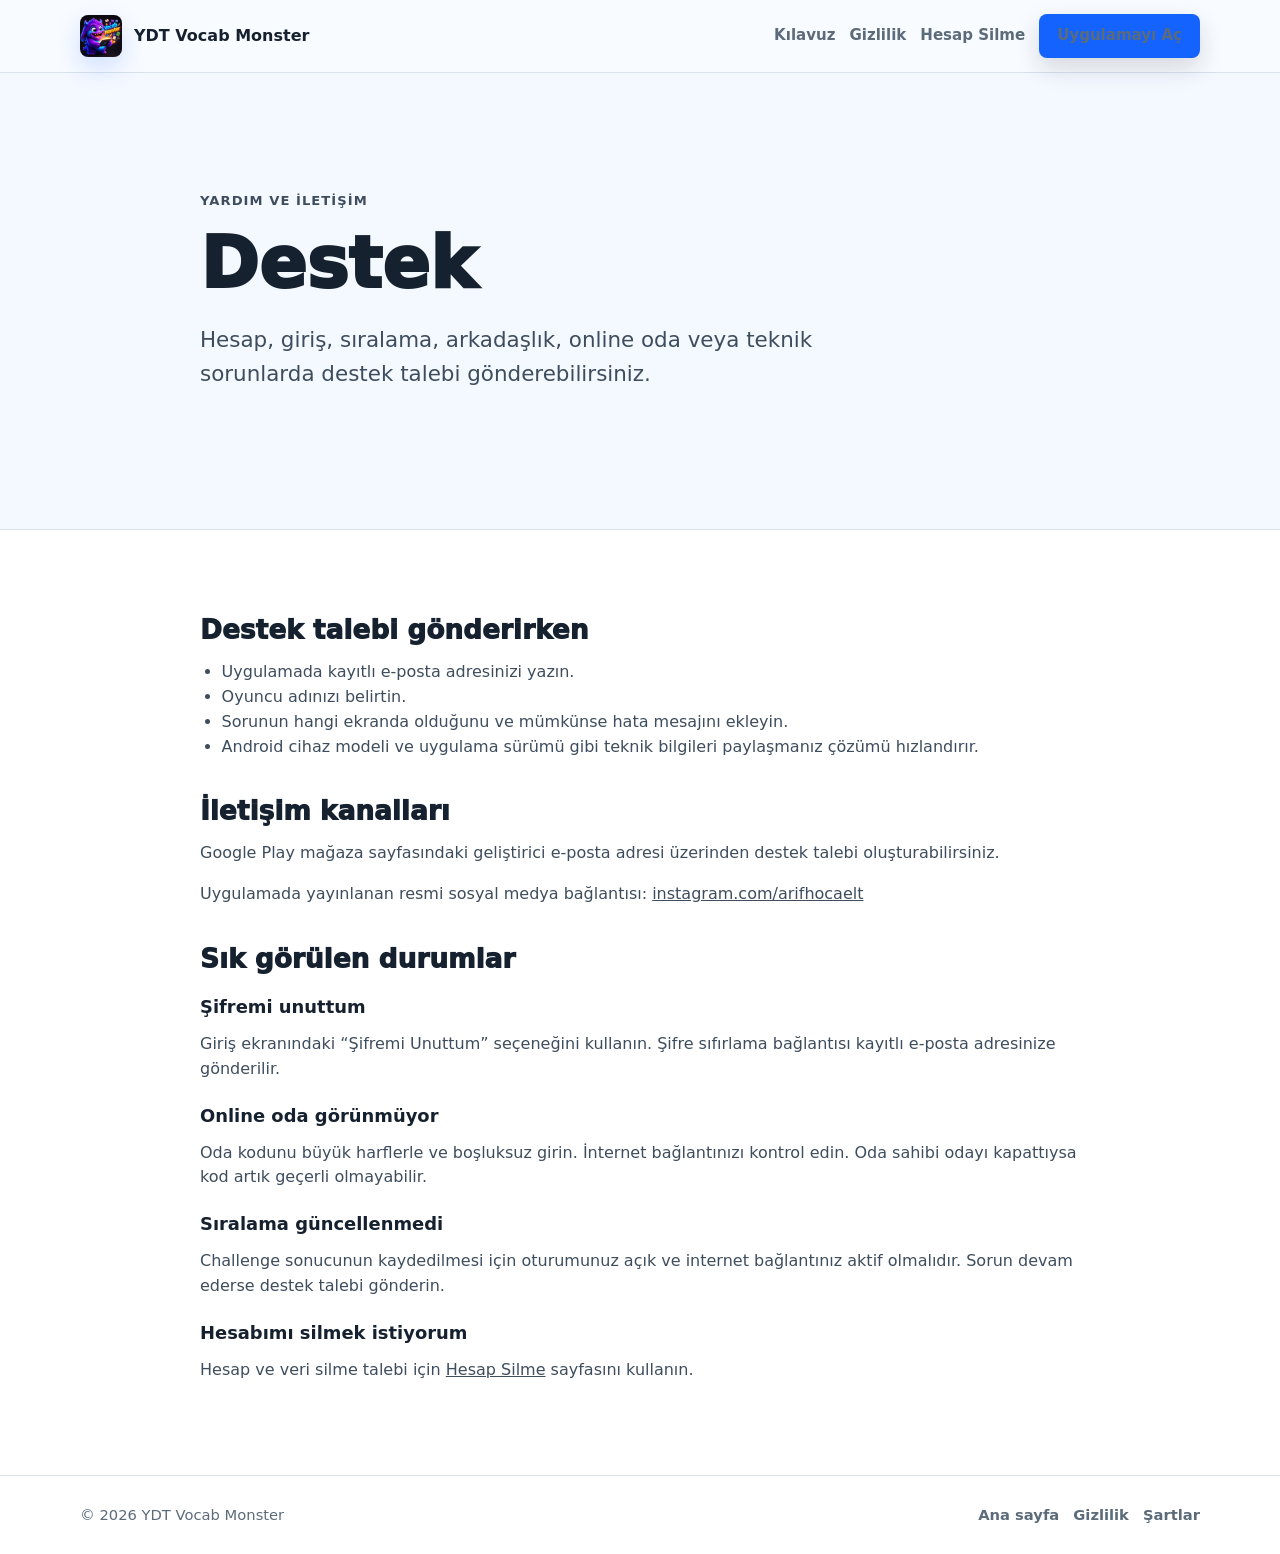
<file: support.html>
<!doctype html>
<html lang="tr">
<head>
  <meta charset="utf-8">
  <meta name="viewport" content="width=device-width, initial-scale=1">
  <title>Destek | YDT Vocab Monster</title>
  <meta name="description" content="YDT Vocab Monster destek ve iletişim sayfası.">
  <link rel="icon" href="assets/vocab_monster_icon_512.png">
  <link rel="stylesheet" href="style.css">
</head>
<body class="legal-page">
  <header class="topbar">
    <nav class="nav" aria-label="Ana menü">
      <a class="brand" href="index.html"><img src="assets/vocab_monster_icon_512.png" alt="YDT Vocab Monster logosu"><span>YDT Vocab Monster</span></a>
      <div class="links">
        <a href="user-guide.html">Kılavuz</a>
        <a href="privacy-policy.html">Gizlilik</a>
        <a href="account-deletion.html">Hesap Silme</a>
        <a class="button alt" href="app/index.html">Uygulamayı Aç</a>
      </div>
    </nav>
  </header>

  <main>
    <section class="legal-hero">
      <div class="doc">
        <p class="eyebrow">Yardım ve iletişim</p>
        <h1>Destek</h1>
        <p class="lead">Hesap, giriş, sıralama, arkadaşlık, online oda veya teknik sorunlarda destek talebi gönderebilirsiniz.</p>
      </div>
    </section>

    <article class="doc">
      <h2>Destek talebi gönderirken</h2>
      <ul>
        <li>Uygulamada kayıtlı e-posta adresinizi yazın.</li>
        <li>Oyuncu adınızı belirtin.</li>
        <li>Sorunun hangi ekranda olduğunu ve mümkünse hata mesajını ekleyin.</li>
        <li>Android cihaz modeli ve uygulama sürümü gibi teknik bilgileri paylaşmanız çözümü hızlandırır.</li>
      </ul>

      <h2>İletişim kanalları</h2>
      <p>Google Play mağaza sayfasındaki geliştirici e-posta adresi üzerinden destek talebi oluşturabilirsiniz.</p>
      <p>Uygulamada yayınlanan resmi sosyal medya bağlantısı: <a href="https://instagram.com/arifhocaelt" rel="noopener">instagram.com/arifhocaelt</a></p>

      <h2>Sık görülen durumlar</h2>
      <h3>Şifremi unuttum</h3>
      <p>Giriş ekranındaki “Şifremi Unuttum” seçeneğini kullanın. Şifre sıfırlama bağlantısı kayıtlı e-posta adresinize gönderilir.</p>

      <h3>Online oda görünmüyor</h3>
      <p>Oda kodunu büyük harflerle ve boşluksuz girin. İnternet bağlantınızı kontrol edin. Oda sahibi odayı kapattıysa kod artık geçerli olmayabilir.</p>

      <h3>Sıralama güncellenmedi</h3>
      <p>Challenge sonucunun kaydedilmesi için oturumunuz açık ve internet bağlantınız aktif olmalıdır. Sorun devam ederse destek talebi gönderin.</p>

      <h3>Hesabımı silmek istiyorum</h3>
      <p>Hesap ve veri silme talebi için <a href="account-deletion.html">Hesap Silme</a> sayfasını kullanın.</p>
    </article>
  </main>

  <footer class="footer">
    <div class="footer-inner">
      <span>© 2026 YDT Vocab Monster</span>
      <span><a href="index.html">Ana sayfa</a><a href="privacy-policy.html">Gizlilik</a><a href="terms.html">Şartlar</a></span>
    </div>
  </footer>
</body>
</html>
</file>
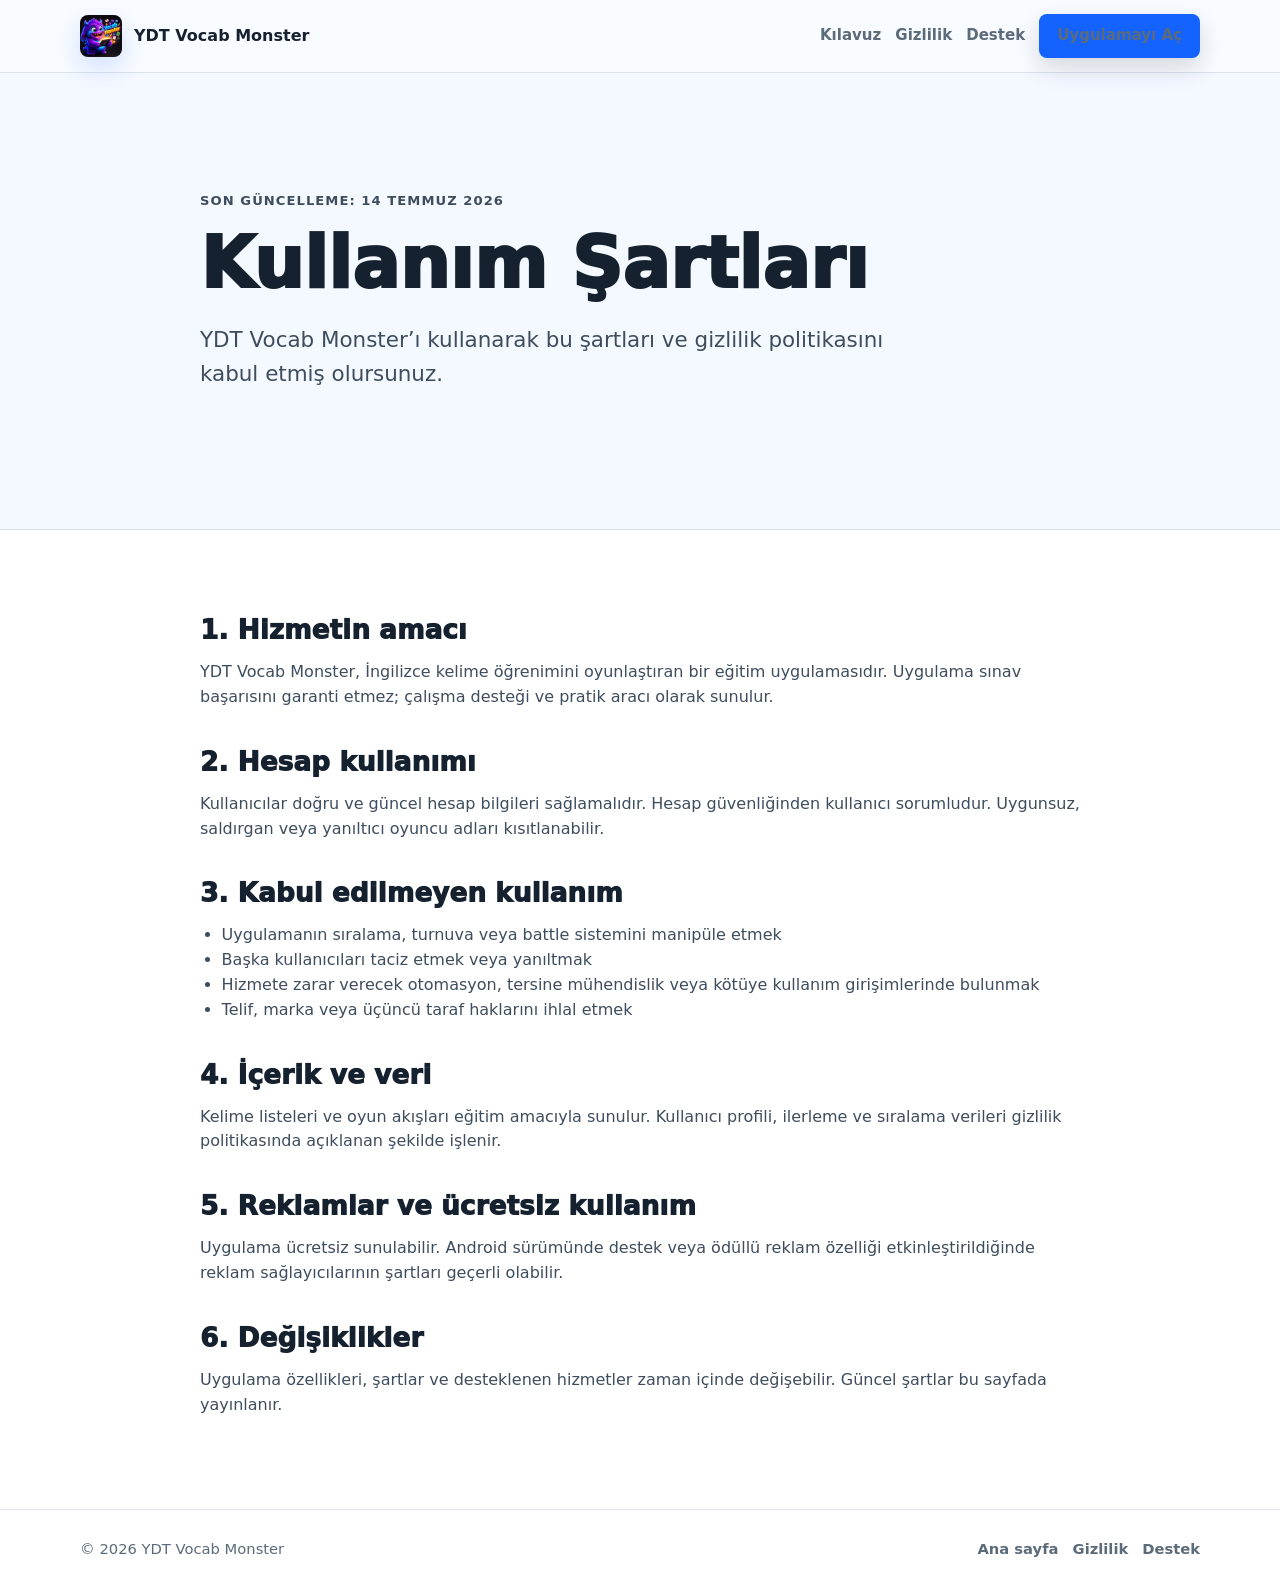
<file: terms.html>
<!doctype html>
<html lang="tr">
<head>
  <meta charset="utf-8">
  <meta name="viewport" content="width=device-width, initial-scale=1">
  <title>Kullanım Şartları | YDT Vocab Monster</title>
  <meta name="description" content="YDT Vocab Monster kullanım şartları.">
  <link rel="icon" href="assets/vocab_monster_icon_512.png">
  <link rel="stylesheet" href="style.css">
</head>
<body class="legal-page">
  <header class="topbar">
    <nav class="nav" aria-label="Ana menü">
      <a class="brand" href="index.html"><img src="assets/vocab_monster_icon_512.png" alt="YDT Vocab Monster logosu"><span>YDT Vocab Monster</span></a>
      <div class="links">
        <a href="user-guide.html">Kılavuz</a>
        <a href="privacy-policy.html">Gizlilik</a>
        <a href="support.html">Destek</a>
        <a class="button alt" href="app/index.html">Uygulamayı Aç</a>
      </div>
    </nav>
  </header>

  <main>
    <section class="legal-hero">
      <div class="doc">
        <p class="eyebrow">Son güncelleme: 14 Temmuz 2026</p>
        <h1>Kullanım Şartları</h1>
        <p class="lead">YDT Vocab Monster’ı kullanarak bu şartları ve gizlilik politikasını kabul etmiş olursunuz.</p>
      </div>
    </section>

    <article class="doc">
      <h2>1. Hizmetin amacı</h2>
      <p>YDT Vocab Monster, İngilizce kelime öğrenimini oyunlaştıran bir eğitim uygulamasıdır. Uygulama sınav başarısını garanti etmez; çalışma desteği ve pratik aracı olarak sunulur.</p>

      <h2>2. Hesap kullanımı</h2>
      <p>Kullanıcılar doğru ve güncel hesap bilgileri sağlamalıdır. Hesap güvenliğinden kullanıcı sorumludur. Uygunsuz, saldırgan veya yanıltıcı oyuncu adları kısıtlanabilir.</p>

      <h2>3. Kabul edilmeyen kullanım</h2>
      <ul>
        <li>Uygulamanın sıralama, turnuva veya battle sistemini manipüle etmek</li>
        <li>Başka kullanıcıları taciz etmek veya yanıltmak</li>
        <li>Hizmete zarar verecek otomasyon, tersine mühendislik veya kötüye kullanım girişimlerinde bulunmak</li>
        <li>Telif, marka veya üçüncü taraf haklarını ihlal etmek</li>
      </ul>

      <h2>4. İçerik ve veri</h2>
      <p>Kelime listeleri ve oyun akışları eğitim amacıyla sunulur. Kullanıcı profili, ilerleme ve sıralama verileri gizlilik politikasında açıklanan şekilde işlenir.</p>

      <h2>5. Reklamlar ve ücretsiz kullanım</h2>
      <p>Uygulama ücretsiz sunulabilir. Android sürümünde destek veya ödüllü reklam özelliği etkinleştirildiğinde reklam sağlayıcılarının şartları geçerli olabilir.</p>

      <h2>6. Değişiklikler</h2>
      <p>Uygulama özellikleri, şartlar ve desteklenen hizmetler zaman içinde değişebilir. Güncel şartlar bu sayfada yayınlanır.</p>
    </article>
  </main>

  <footer class="footer">
    <div class="footer-inner">
      <span>© 2026 YDT Vocab Monster</span>
      <span><a href="index.html">Ana sayfa</a><a href="privacy-policy.html">Gizlilik</a><a href="support.html">Destek</a></span>
    </div>
  </footer>
</body>
</html>
</file>
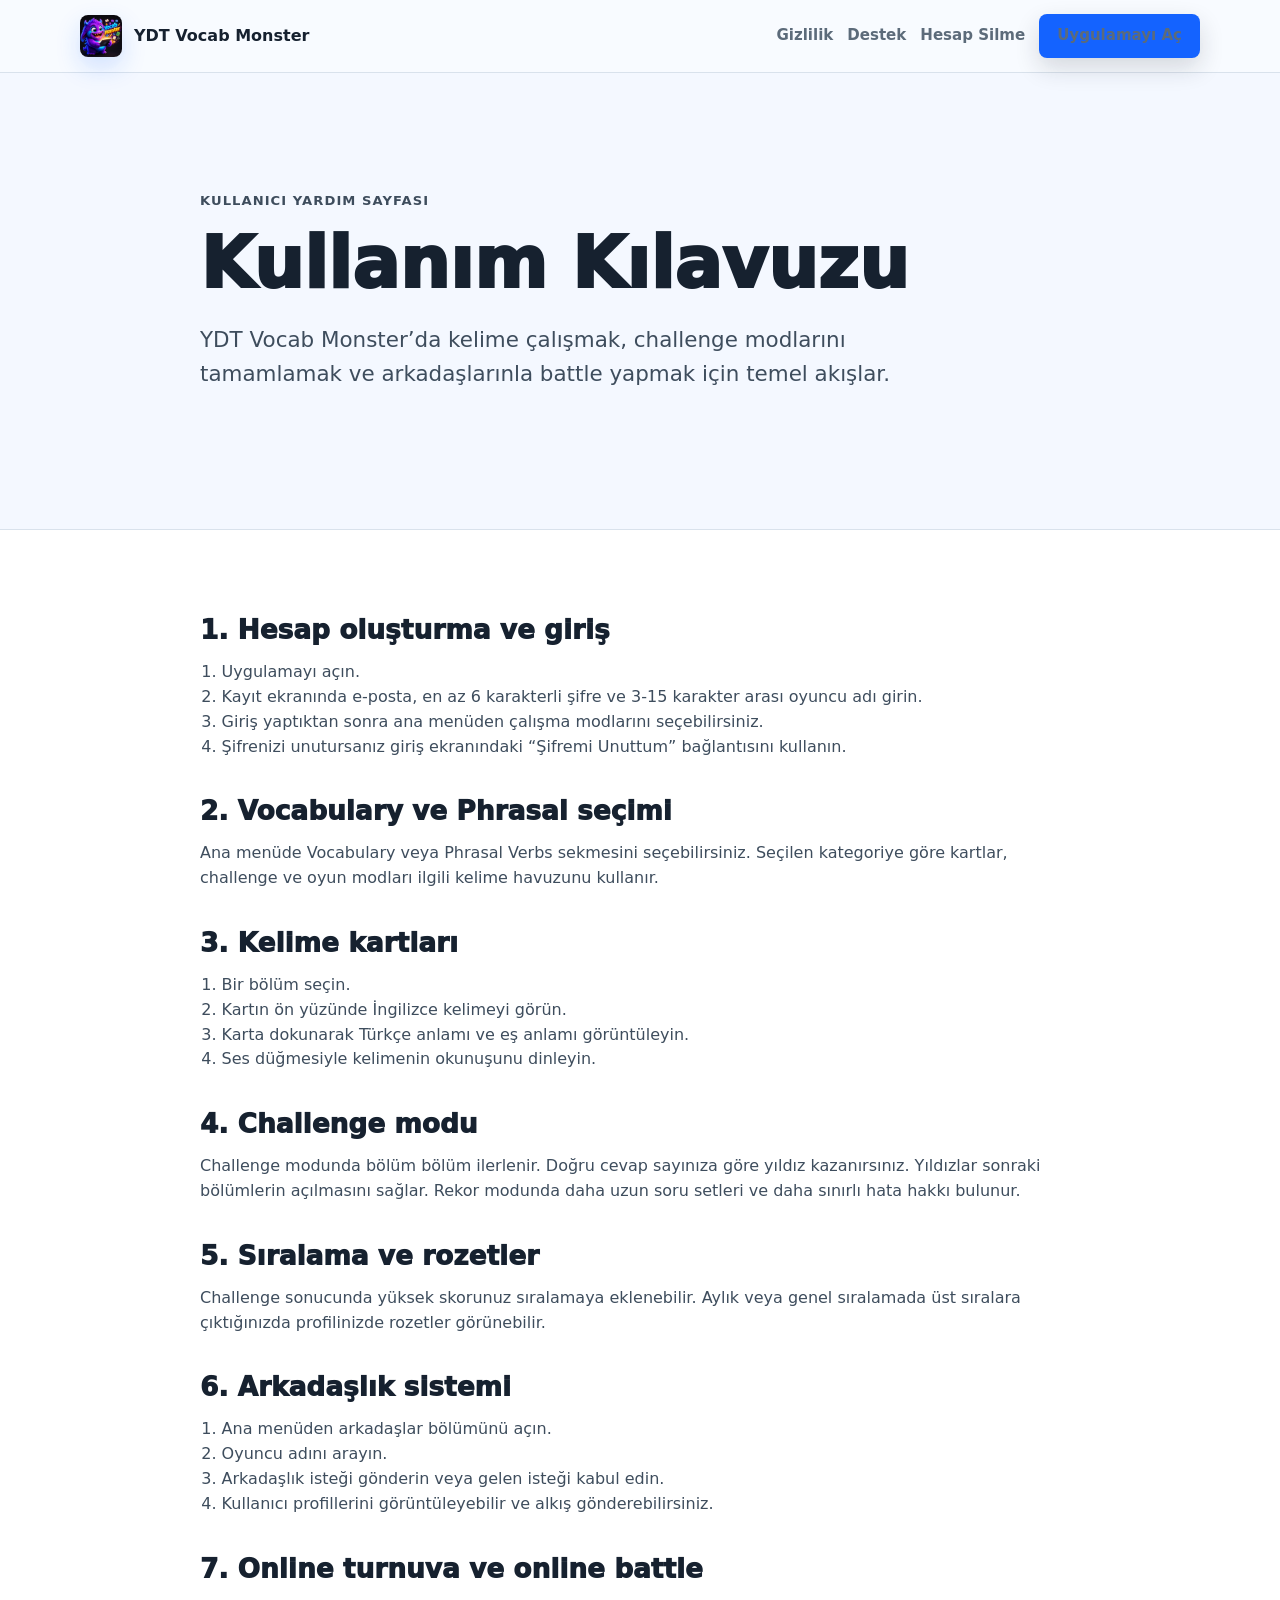
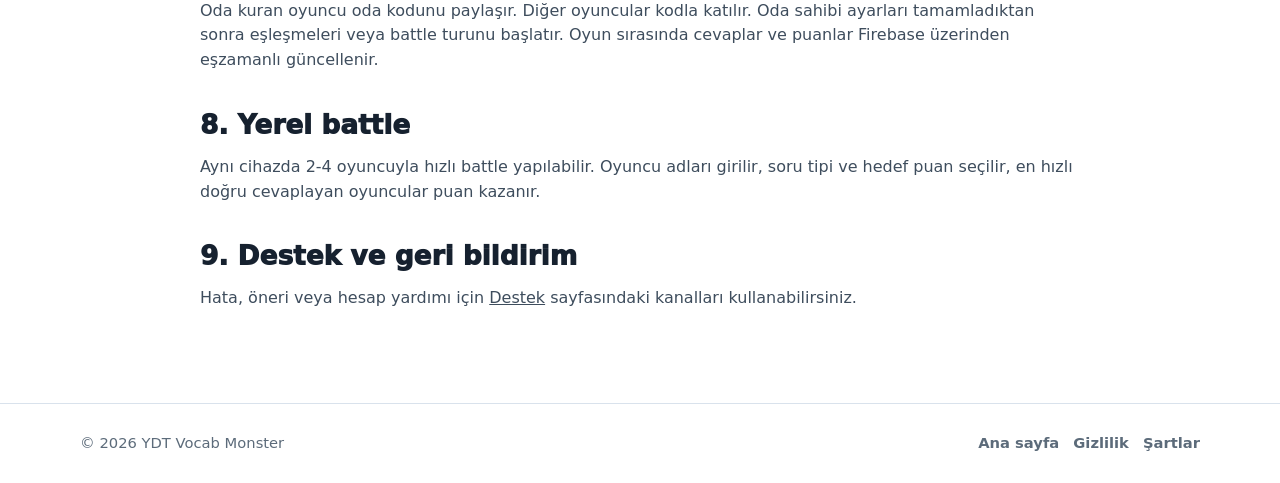
<file: user-guide.html>
<!doctype html>
<html lang="tr">
<head>
  <meta charset="utf-8">
  <meta name="viewport" content="width=device-width, initial-scale=1">
  <title>Kullanım Kılavuzu | YDT Vocab Monster</title>
  <meta name="description" content="YDT Vocab Monster kullanım kılavuzu.">
  <link rel="icon" href="assets/vocab_monster_icon_512.png">
  <link rel="stylesheet" href="style.css">
</head>
<body class="legal-page">
  <header class="topbar">
    <nav class="nav" aria-label="Ana menü">
      <a class="brand" href="index.html"><img src="assets/vocab_monster_icon_512.png" alt="YDT Vocab Monster logosu"><span>YDT Vocab Monster</span></a>
      <div class="links">
        <a href="privacy-policy.html">Gizlilik</a>
        <a href="support.html">Destek</a>
        <a href="account-deletion.html">Hesap Silme</a>
        <a class="button alt" href="app/index.html">Uygulamayı Aç</a>
      </div>
    </nav>
  </header>

  <main>
    <section class="legal-hero">
      <div class="doc">
        <p class="eyebrow">Kullanıcı yardım sayfası</p>
        <h1>Kullanım Kılavuzu</h1>
        <p class="lead">YDT Vocab Monster’da kelime çalışmak, challenge modlarını tamamlamak ve arkadaşlarınla battle yapmak için temel akışlar.</p>
      </div>
    </section>

    <article class="doc">
      <h2>1. Hesap oluşturma ve giriş</h2>
      <ol>
        <li>Uygulamayı açın.</li>
        <li>Kayıt ekranında e-posta, en az 6 karakterli şifre ve 3-15 karakter arası oyuncu adı girin.</li>
        <li>Giriş yaptıktan sonra ana menüden çalışma modlarını seçebilirsiniz.</li>
        <li>Şifrenizi unutursanız giriş ekranındaki “Şifremi Unuttum” bağlantısını kullanın.</li>
      </ol>

      <h2>2. Vocabulary ve Phrasal seçimi</h2>
      <p>Ana menüde Vocabulary veya Phrasal Verbs sekmesini seçebilirsiniz. Seçilen kategoriye göre kartlar, challenge ve oyun modları ilgili kelime havuzunu kullanır.</p>

      <h2>3. Kelime kartları</h2>
      <ol>
        <li>Bir bölüm seçin.</li>
        <li>Kartın ön yüzünde İngilizce kelimeyi görün.</li>
        <li>Karta dokunarak Türkçe anlamı ve eş anlamı görüntüleyin.</li>
        <li>Ses düğmesiyle kelimenin okunuşunu dinleyin.</li>
      </ol>

      <h2>4. Challenge modu</h2>
      <p>Challenge modunda bölüm bölüm ilerlenir. Doğru cevap sayınıza göre yıldız kazanırsınız. Yıldızlar sonraki bölümlerin açılmasını sağlar. Rekor modunda daha uzun soru setleri ve daha sınırlı hata hakkı bulunur.</p>

      <h2>5. Sıralama ve rozetler</h2>
      <p>Challenge sonucunda yüksek skorunuz sıralamaya eklenebilir. Aylık veya genel sıralamada üst sıralara çıktığınızda profilinizde rozetler görünebilir.</p>

      <h2>6. Arkadaşlık sistemi</h2>
      <ol>
        <li>Ana menüden arkadaşlar bölümünü açın.</li>
        <li>Oyuncu adını arayın.</li>
        <li>Arkadaşlık isteği gönderin veya gelen isteği kabul edin.</li>
        <li>Kullanıcı profillerini görüntüleyebilir ve alkış gönderebilirsiniz.</li>
      </ol>

      <h2>7. Online turnuva ve online battle</h2>
      <p>Oda kuran oyuncu oda kodunu paylaşır. Diğer oyuncular kodla katılır. Oda sahibi ayarları tamamladıktan sonra eşleşmeleri veya battle turunu başlatır. Oyun sırasında cevaplar ve puanlar Firebase üzerinden eşzamanlı güncellenir.</p>

      <h2>8. Yerel battle</h2>
      <p>Aynı cihazda 2-4 oyuncuyla hızlı battle yapılabilir. Oyuncu adları girilir, soru tipi ve hedef puan seçilir, en hızlı doğru cevaplayan oyuncular puan kazanır.</p>

      <h2>9. Destek ve geri bildirim</h2>
      <p>Hata, öneri veya hesap yardımı için <a href="support.html">Destek</a> sayfasındaki kanalları kullanabilirsiniz.</p>
    </article>
  </main>

  <footer class="footer">
    <div class="footer-inner">
      <span>© 2026 YDT Vocab Monster</span>
      <span><a href="index.html">Ana sayfa</a><a href="privacy-policy.html">Gizlilik</a><a href="terms.html">Şartlar</a></span>
    </div>
  </footer>
</body>
</html>
</file>
<file: style.css>
:root {
  color-scheme: light;
  --ink: #16212f;
  --muted: #5c6b7a;
  --paper: #f8fbff;
  --panel: #ffffff;
  --line: #d9e2ec;
  --blue: #1463ff;
  --teal: #00a987;
  --amber: #f5b642;
  --red: #dc4d4d;
  --violet: #6b4de6;
  --shadow: 0 18px 60px rgba(18, 36, 56, 0.12);
}

* {
  box-sizing: border-box;
}

html {
  scroll-behavior: smooth;
}

body {
  margin: 0;
  background: var(--paper);
  color: var(--ink);
  font-family: Inter, ui-sans-serif, system-ui, -apple-system, BlinkMacSystemFont, "Segoe UI", sans-serif;
  line-height: 1.55;
}

a {
  color: inherit;
}

.topbar {
  position: sticky;
  top: 0;
  z-index: 10;
  background: rgba(248, 251, 255, 0.94);
  border-bottom: 1px solid var(--line);
  backdrop-filter: blur(12px);
}

.nav {
  width: min(1120px, calc(100% - 32px));
  min-height: 72px;
  margin: 0 auto;
  display: flex;
  align-items: center;
  justify-content: space-between;
  gap: 22px;
}

.brand {
  display: inline-flex;
  align-items: center;
  gap: 12px;
  text-decoration: none;
  font-weight: 900;
}

.brand img {
  width: 42px;
  height: 42px;
  border-radius: 8px;
  box-shadow: 0 10px 24px rgba(20, 99, 255, 0.18);
}

.links {
  display: flex;
  align-items: center;
  gap: 14px;
  flex-wrap: wrap;
  justify-content: flex-end;
  font-size: 0.94rem;
  font-weight: 760;
}

.links a {
  color: var(--muted);
  text-decoration: none;
}

.links a:hover {
  color: var(--blue);
}

.button {
  display: inline-flex;
  align-items: center;
  justify-content: center;
  min-height: 44px;
  padding: 0 18px;
  border: 0;
  border-radius: 8px;
  background: var(--ink);
  color: #fff;
  font-weight: 850;
  text-decoration: none;
  box-shadow: 0 10px 24px rgba(22, 33, 47, 0.16);
}

.button.alt {
  background: var(--blue);
}

.button.soft {
  background: #e9f0ff;
  color: var(--blue);
  box-shadow: none;
}

.button.warn {
  background: var(--red);
}

.hero {
  min-height: calc(100vh - 72px);
  display: grid;
  align-items: center;
  border-bottom: 1px solid var(--line);
  background:
    linear-gradient(90deg, rgba(20, 99, 255, 0.06), transparent 40%),
    linear-gradient(180deg, #ffffff, #f2f7ff);
}

.hero-inner {
  width: min(1120px, calc(100% - 32px));
  margin: 0 auto;
  display: grid;
  grid-template-columns: minmax(0, 1.04fr) minmax(290px, 0.74fr);
  gap: clamp(28px, 6vw, 72px);
  align-items: center;
  padding: 48px 0;
}

.eyebrow {
  margin: 0 0 16px;
  color: var(--teal);
  font-size: 0.82rem;
  font-weight: 900;
  letter-spacing: 0.08em;
  text-transform: uppercase;
}

h1,
h2,
h3 {
  margin: 0;
  line-height: 1.06;
  letter-spacing: 0;
}

h1 {
  max-width: 760px;
  font-size: clamp(3.1rem, 8vw, 6.8rem);
  font-weight: 950;
}

h2 {
  font-size: clamp(2rem, 4vw, 3.25rem);
  font-weight: 930;
}

h3 {
  font-size: 1.12rem;
  font-weight: 900;
}

p {
  color: var(--muted);
}

.lead {
  max-width: 700px;
  font-size: clamp(1.08rem, 2.1vw, 1.34rem);
}

.actions {
  display: flex;
  gap: 12px;
  flex-wrap: wrap;
  margin-top: 28px;
}

.hero-art {
  display: grid;
  gap: 18px;
  justify-items: center;
}

.monster-frame {
  width: min(100%, 430px);
  aspect-ratio: 1;
  display: grid;
  place-items: center;
  border-radius: 8px;
  background: #111827;
  box-shadow: var(--shadow);
  overflow: hidden;
  border: 1px solid rgba(255, 255, 255, 0.22);
}

.monster-frame img {
  width: 100%;
  height: 100%;
  object-fit: contain;
  padding: 18px;
}

.quick-stats {
  width: min(100%, 430px);
  display: grid;
  grid-template-columns: repeat(3, 1fr);
  gap: 10px;
}

.stat {
  background: var(--panel);
  border: 1px solid var(--line);
  border-radius: 8px;
  padding: 12px;
  box-shadow: 0 10px 26px rgba(18, 36, 56, 0.06);
}

.stat b {
  display: block;
  font-size: 1.25rem;
}

.stat span {
  color: var(--muted);
  font-size: 0.82rem;
  font-weight: 740;
}

.section {
  padding: 74px 0;
}

.section.alt-band {
  background: #111827;
  color: #fff;
}

.section.alt-band p {
  color: #c7d2e0;
}

.container {
  width: min(1120px, calc(100% - 32px));
  margin: 0 auto;
}

.section-head {
  max-width: 780px;
  margin-bottom: 28px;
}

.grid {
  display: grid;
  grid-template-columns: repeat(3, minmax(0, 1fr));
  gap: 16px;
}

.card {
  background: var(--panel);
  border: 1px solid var(--line);
  border-radius: 8px;
  padding: 20px;
  box-shadow: 0 12px 28px rgba(18, 36, 56, 0.07);
}

.alt-band .card {
  background: #182334;
  border-color: #29394f;
}

.card p {
  margin: 10px 0 0;
}

.card-link {
  display: inline-flex;
  margin-top: 16px;
  color: var(--blue);
  font-weight: 880;
  text-decoration: none;
}

.alt-band .card-link {
  color: #7dd3fc;
}

.split {
  display: grid;
  grid-template-columns: 0.9fr 1.1fr;
  gap: 38px;
  align-items: start;
}

.list {
  display: grid;
  gap: 12px;
  margin: 0;
  padding: 0;
  list-style: none;
}

.list li {
  padding: 14px 16px;
  border: 1px solid var(--line);
  border-radius: 8px;
  background: #fff;
}

.legal-page {
  background: #fff;
}

.legal-hero {
  padding: 70px 0 42px;
  border-bottom: 1px solid var(--line);
  background: #f4f8ff;
}

.doc {
  width: min(880px, calc(100% - 32px));
  margin: 0 auto;
  padding: 48px 0 76px;
}

.doc h1 {
  font-size: clamp(2.4rem, 6vw, 4.4rem);
}

.doc h2 {
  margin-top: 38px;
  font-size: 1.65rem;
}

.doc h3 {
  margin-top: 24px;
}

.doc p,
.doc li {
  color: #3e4d5d;
}

.doc ul,
.doc ol {
  padding-left: 1.35rem;
}

.doc table {
  width: 100%;
  border-collapse: collapse;
  margin: 22px 0;
  font-size: 0.96rem;
}

.doc th,
.doc td {
  text-align: left;
  vertical-align: top;
  border: 1px solid var(--line);
  padding: 12px;
}

.doc th {
  background: #f2f7ff;
  color: var(--ink);
}

.notice {
  border-left: 5px solid var(--amber);
  background: #fff8e8;
  padding: 16px 18px;
  border-radius: 8px;
  color: #533a07;
}

.footer {
  border-top: 1px solid var(--line);
  background: #fff;
}

.footer-inner {
  width: min(1120px, calc(100% - 32px));
  margin: 0 auto;
  padding: 28px 0;
  display: flex;
  justify-content: space-between;
  gap: 18px;
  flex-wrap: wrap;
  color: var(--muted);
  font-size: 0.92rem;
}

.footer a {
  color: var(--muted);
  margin-left: 14px;
  text-decoration: none;
  font-weight: 780;
}

@media (max-width: 860px) {
  .nav {
    align-items: flex-start;
    flex-direction: column;
    padding: 14px 0;
  }

  .links {
    justify-content: flex-start;
  }

  .hero {
    min-height: auto;
  }

  .hero-inner,
  .split {
    grid-template-columns: 1fr;
  }

  .grid {
    grid-template-columns: 1fr;
  }

  .quick-stats {
    grid-template-columns: 1fr;
  }
}

@media (max-width: 520px) {
  .links a:not(.button) {
    display: none;
  }

  .button {
    width: 100%;
  }

  .actions {
    width: 100%;
  }
}
</file>
